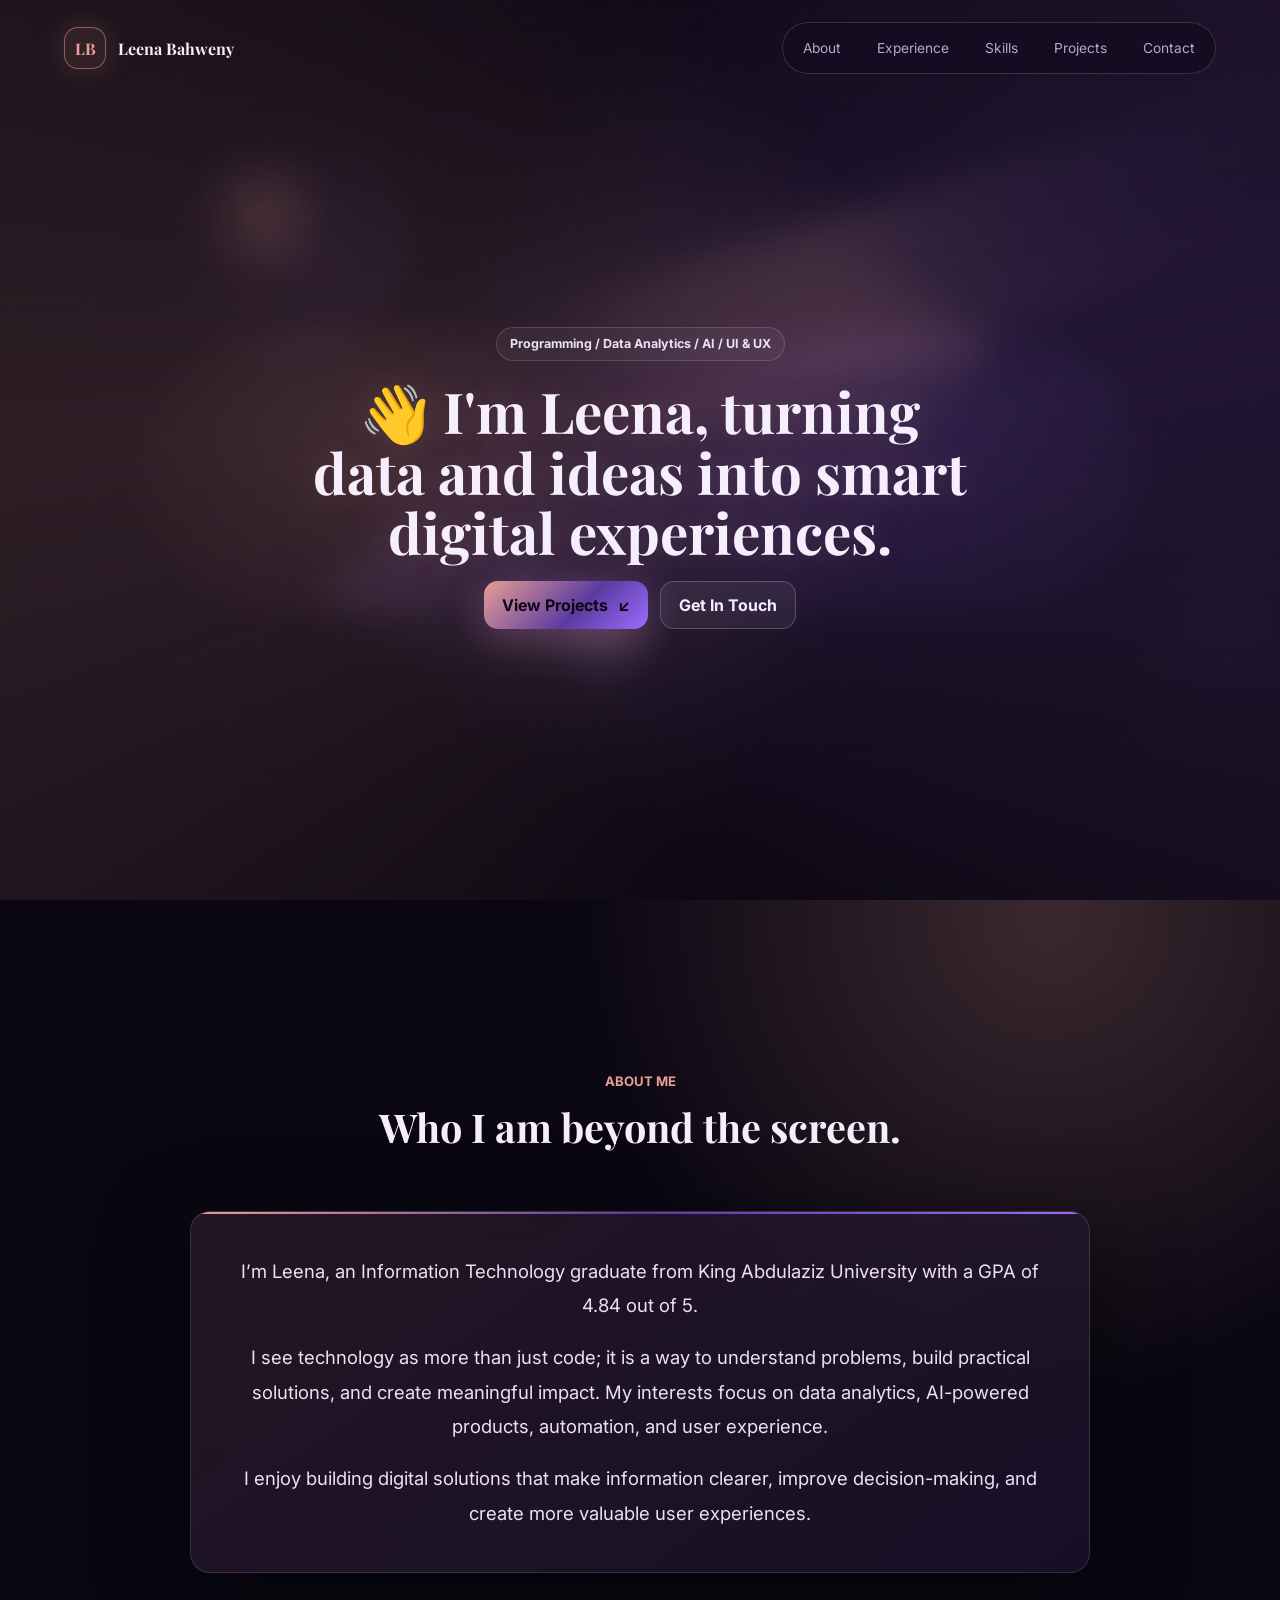
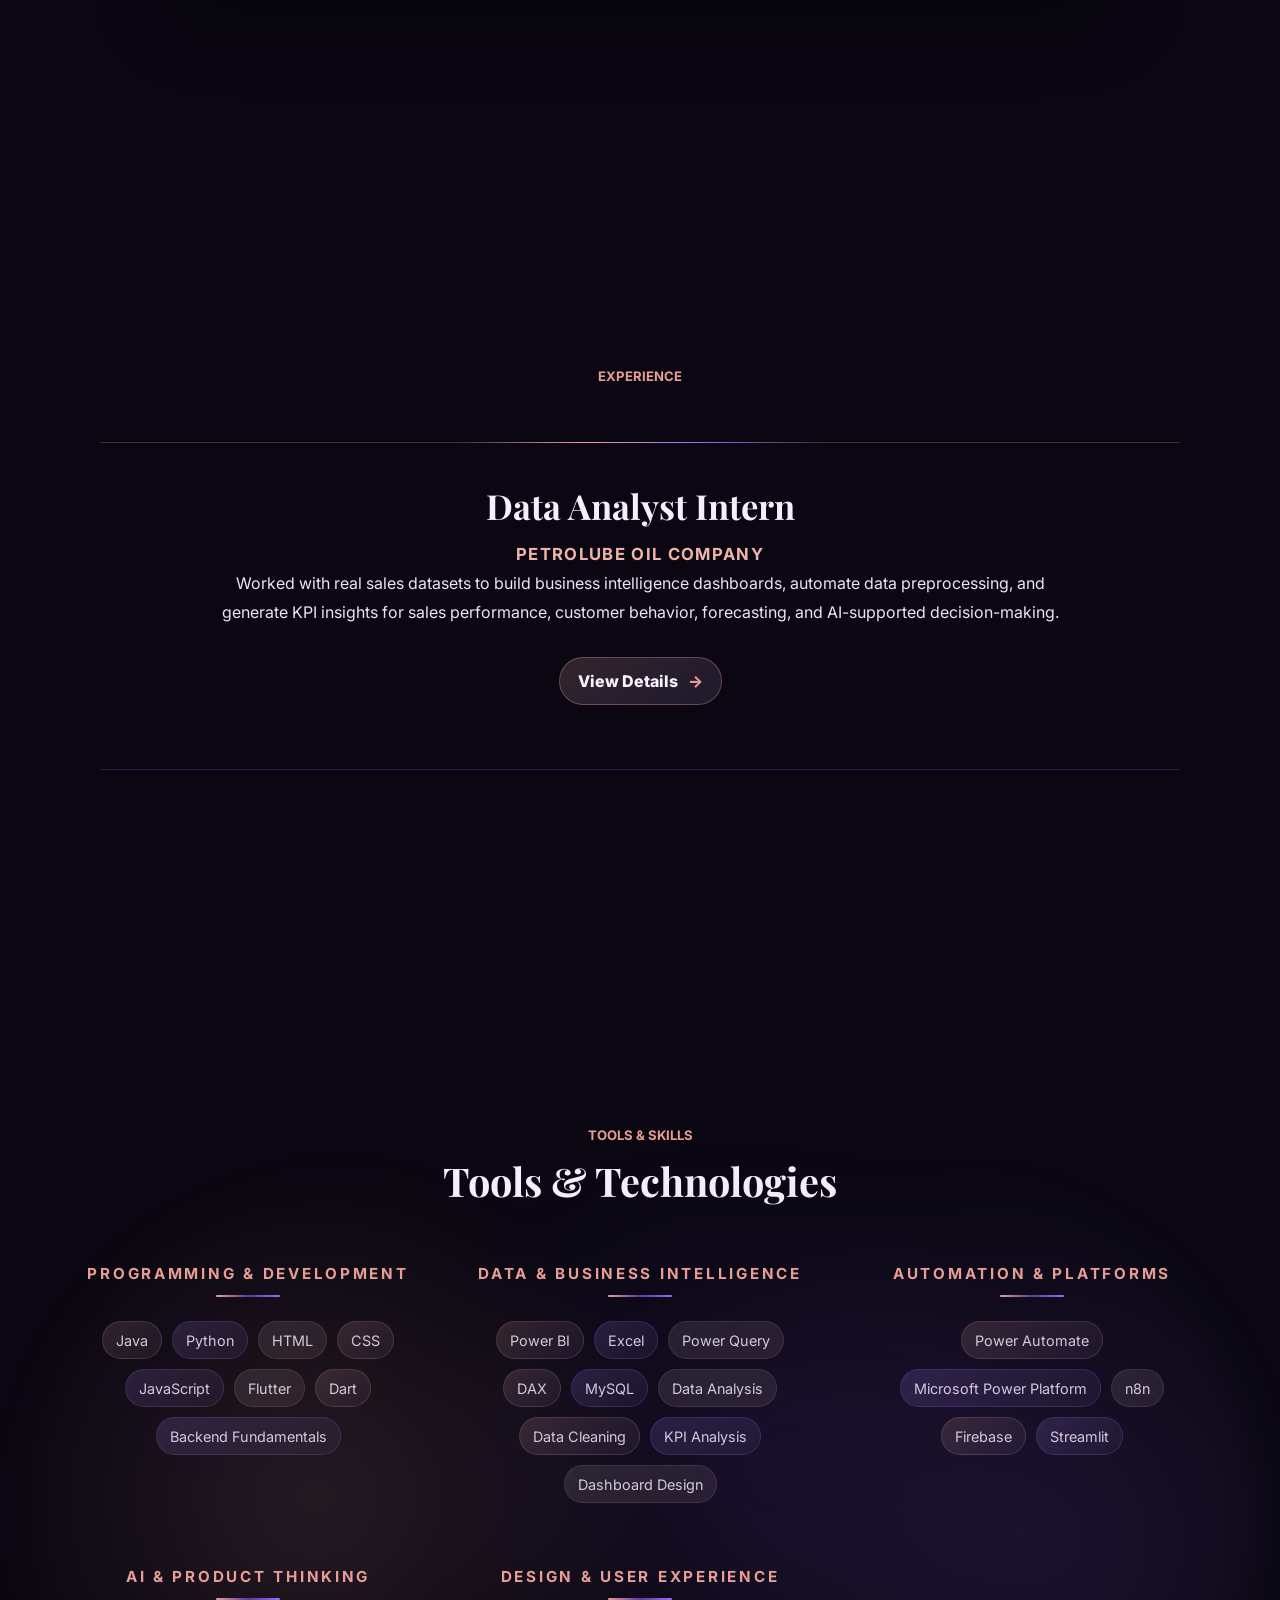
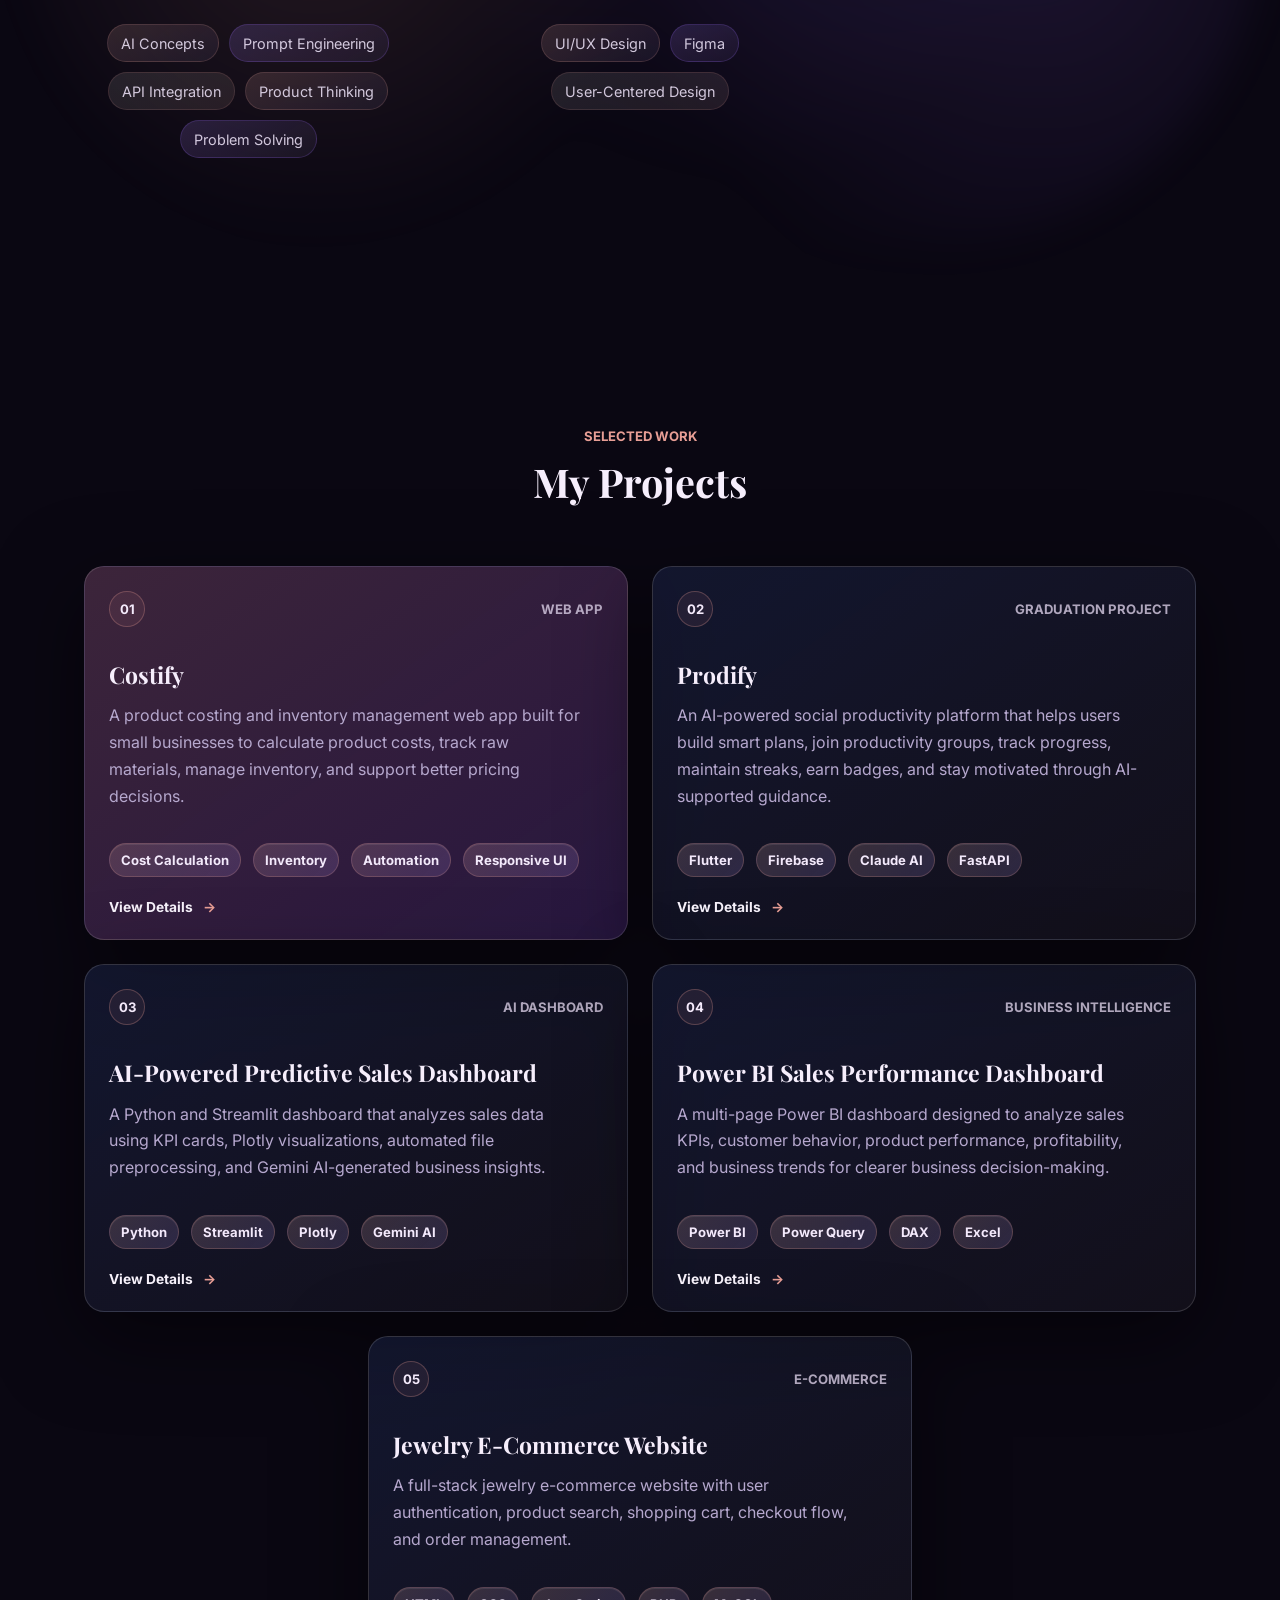
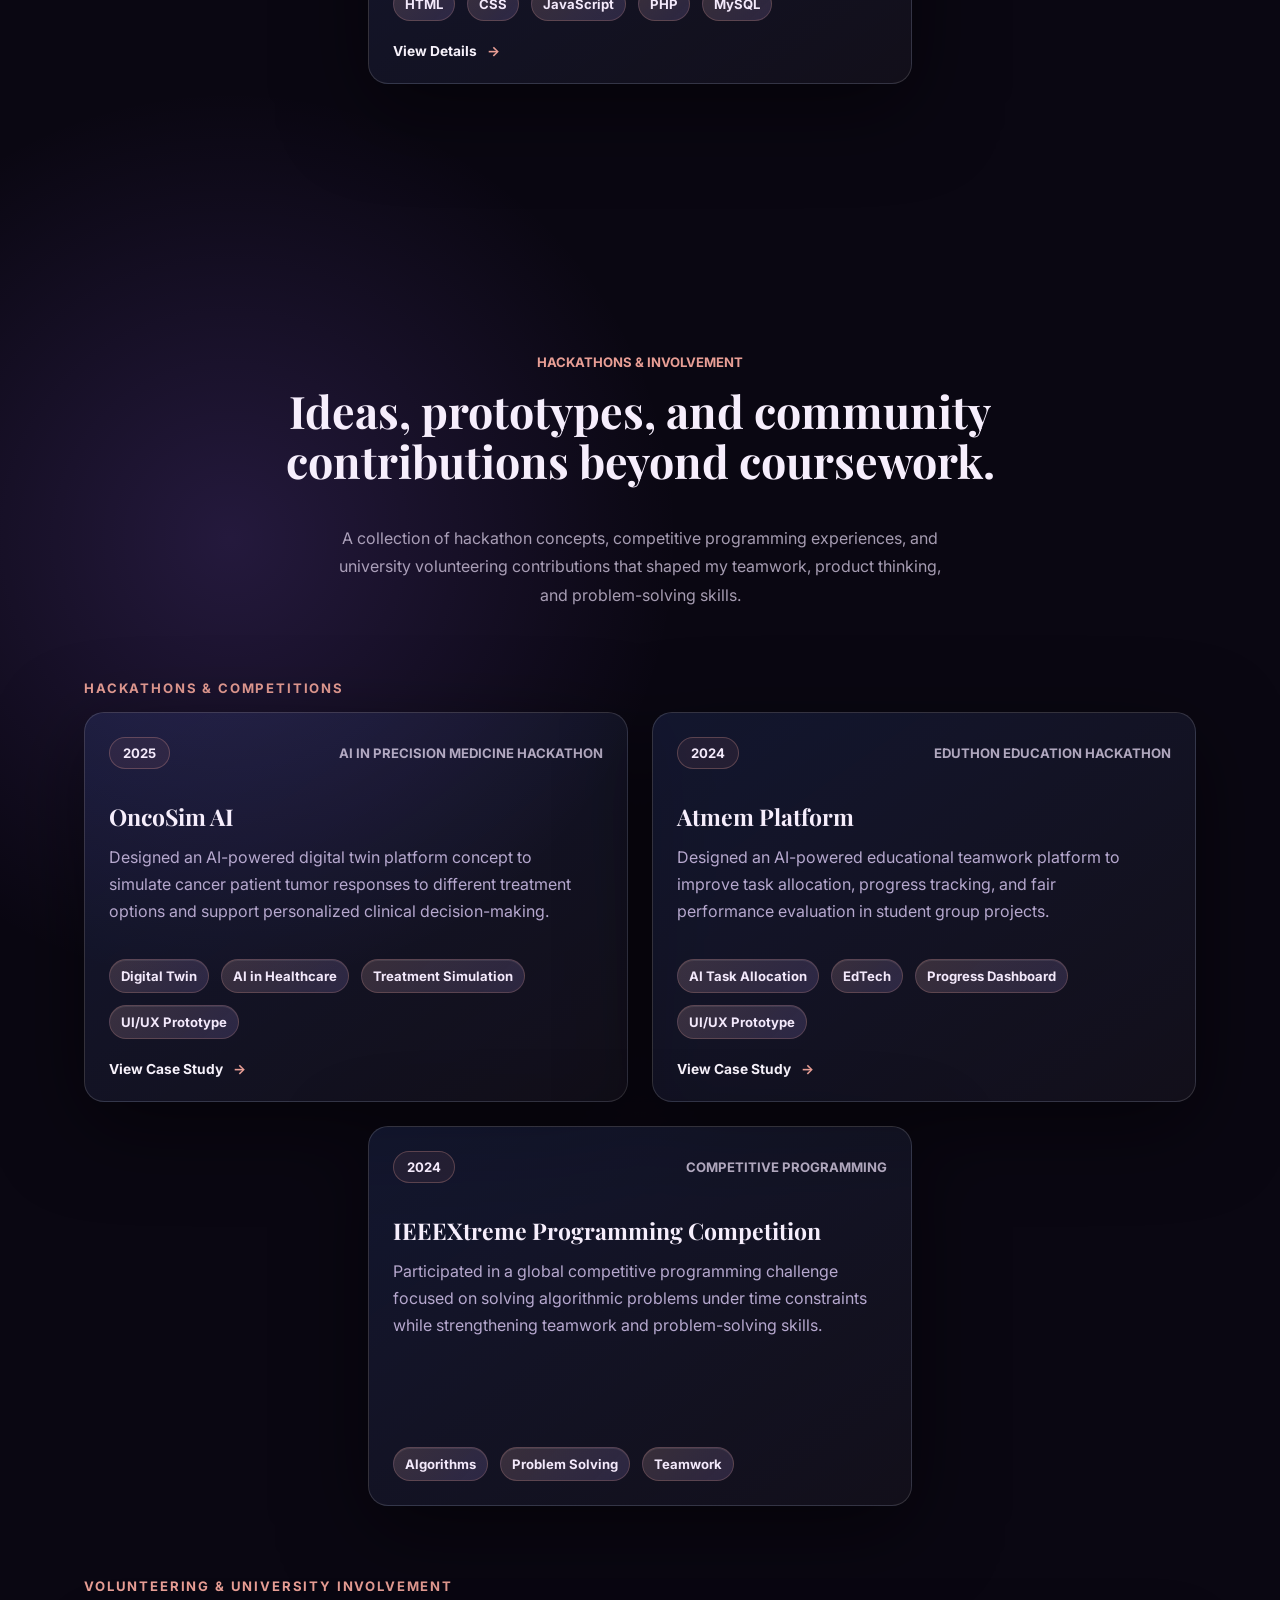
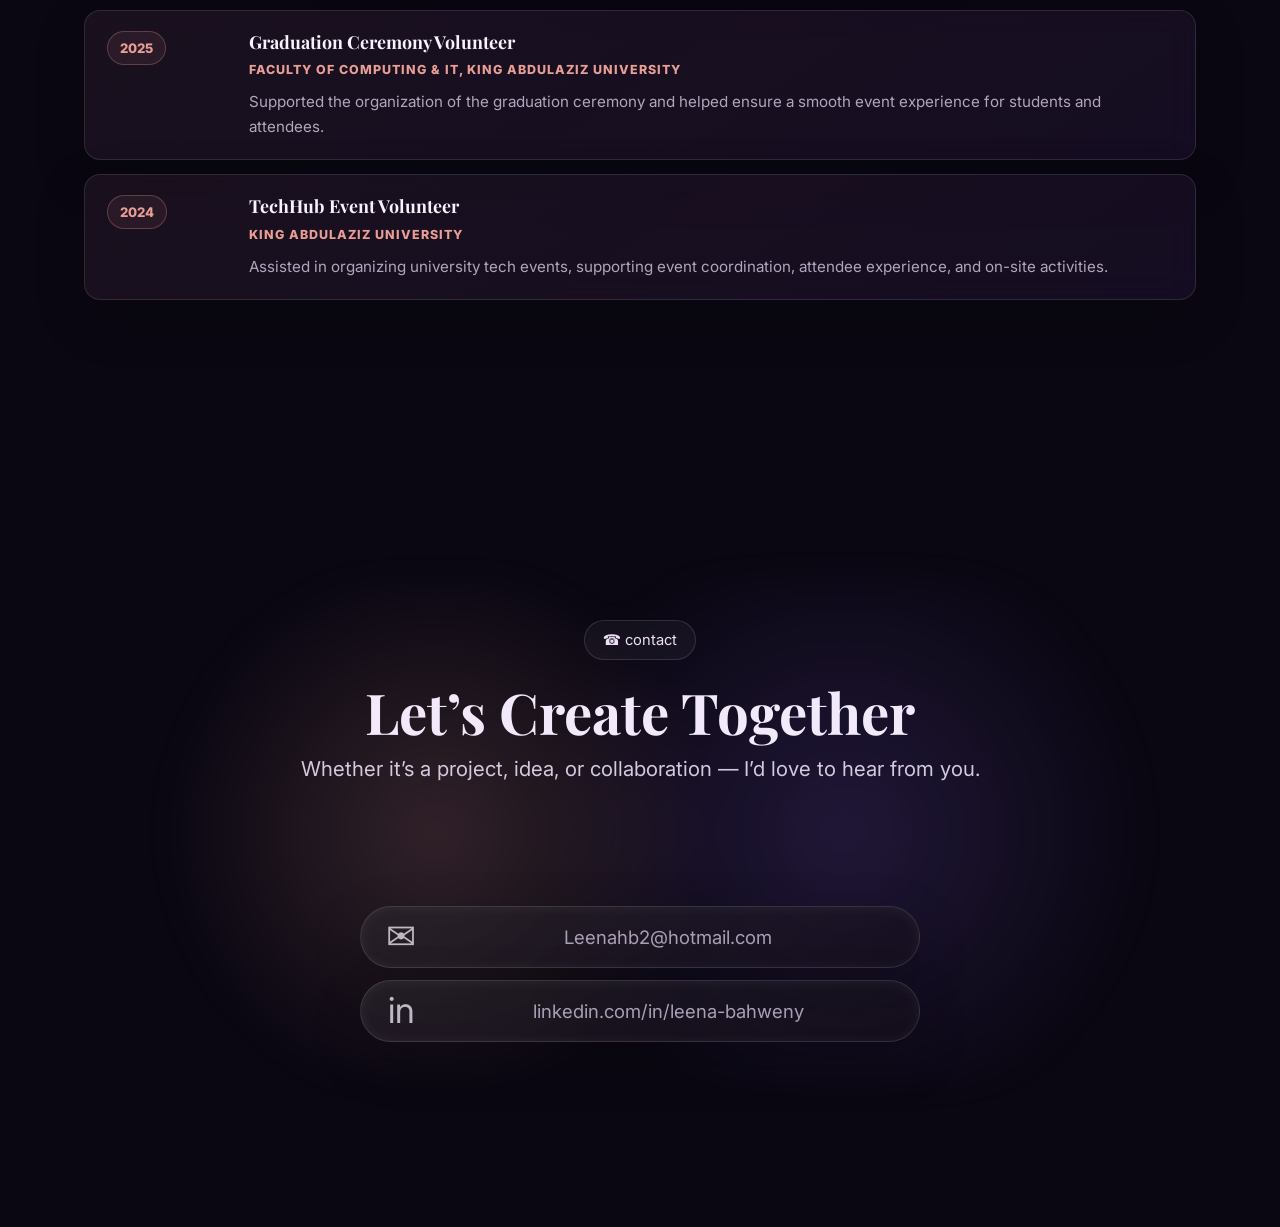
<file: index.html>
<!DOCTYPE html>
<html lang="en" dir="ltr">
  <head>
    <meta charset="UTF-8" />
    <meta name="viewport" content="width=device-width, initial-scale=1.0" />
    <title>Leena Bahweny | IT Portfolio</title>
    <meta
      name="description"
      content="Information Technology portfolio for data analytics, AI-powered products, dashboards, and UI/UX projects."
    />
    <link rel="preconnect" href="https://fonts.googleapis.com" />
    <link rel="preconnect" href="https://fonts.gstatic.com" crossorigin />
    <link
      href="https://fonts.googleapis.com/css2?family=Inter:wght@400;500;600;700;800&family=Playfair+Display:ital,wght@0,600;0,700;1,600&display=swap"
      rel="stylesheet"
    />
    <link rel="stylesheet" href="styles.css?v=layout-43" />
  </head>
  <body>
    <canvas id="neon-field" aria-hidden="true"></canvas>
    <div class="scanline" aria-hidden="true"></div>

    <header class="site-header">
      <a class="brand" href="#top" aria-label="Back to top">
        <span class="brand-mark">LB</span>
        <span>Leena Bahweny</span>
      </a>

      <nav class="nav-links" aria-label="Main navigation">
        <a href="#about">About</a>
        <a href="#experience">Experience</a>
        <a href="#skills">Skills</a>
        <a href="#projects">Projects</a>
        <a href="#contact">Contact</a>
      </nav>
    </header>

    <main id="top">
      <section class="hero-section hero-section--compact">
        <div class="hero-media" aria-hidden="true">
          <div class="gradient-sphere gradient-sphere--cyan"></div>
          <div class="gradient-sphere gradient-sphere--violet"></div>
          <div class="gradient-sphere gradient-sphere--glow"></div>
          <div class="light-sweep"></div>
          <div class="hero-vignette"></div>
        </div>

        <div class="hero-content reveal">
          <p class="hero-badge">Programming / Data Analytics / AI / UI & UX</p>
          <h1>
            👋 I'm Leena, turning data and ideas into smart digital experiences.
          </h1>

          <div class="hero-actions">
            <a class="primary-action" href="#projects">
              <span>View Projects</span>
              <span aria-hidden="true">↙</span>
            </a>
            <a class="ghost-action" href="#contact">Get In Touch</a>
          </div>
        </div>
      </section>

      <section class="section-shell about-section" id="about">
        <div class="section-heading reveal">
          <p class="eyebrow">About Me</p>
          <h2>Who I am beyond the screen.</h2>
        </div>

        <div class="about-panel reveal">
          <p>
            I’m Leena, an Information Technology graduate from King Abdulaziz University
            with a GPA of 4.84 out of 5.
          </p>
          <p>
            I see technology as more than just code; it is a way to understand problems,
            build practical solutions, and create meaningful impact. My interests focus
            on data analytics, AI-powered products, automation, and user experience.
          </p>
          <p>
            I enjoy building digital solutions that make information clearer, improve
            decision-making, and create more valuable user experiences.
          </p>
        </div>
      </section>

      <section class="section-shell" id="experience">
        <div class="section-heading reveal">
          <p class="eyebrow">Experience</p>
        </div>

        <div class="experience-board reveal">
          <div class="experience-head">
            <div>
              <h3 class="experience-role">Data Analyst Intern</h3>
              <p class="experience-company">Petrolube Oil Company</p>
              <p>
                Worked with real sales datasets to build business intelligence
                dashboards, automate data preprocessing, and generate KPI insights
                for sales performance, customer behavior, forecasting, and
                AI-supported decision-making.
              </p>
            </div>
          </div>
          <a class="experience-detail-link" href="experience.html">View Details</a>
        </div>
      </section>

      <section class="section-shell" id="skills">
        <div class="section-heading reveal">
          <p class="eyebrow">Tools & Skills</p>
          <h2>Tools & Technologies</h2>
        </div>

        <div class="skill-groups reveal">
          <article class="skill-group">
            <h3>Programming & Development</h3>
            <div class="skill-tags">
              <span>Java</span>
              <span>Python</span>
              <span>HTML</span>
              <span>CSS</span>
              <span>JavaScript</span>
              <span>Flutter</span>
              <span>Dart</span>
              <span>Backend Fundamentals</span>
            </div>
          </article>

          <article class="skill-group">
            <h3>Data & Business Intelligence</h3>
            <div class="skill-tags">
              <span>Power BI</span>
              <span>Excel</span>
              <span>Power Query</span>
              <span>DAX</span>
              <span>MySQL</span>
              <span>Data Analysis</span>
              <span>Data Cleaning</span>
              <span>KPI Analysis</span>
              <span>Dashboard Design</span>
            </div>
          </article>

          <article class="skill-group">
            <h3>Automation & Platforms</h3>
            <div class="skill-tags">
              <span>Power Automate</span>
              <span>Microsoft Power Platform</span>
              <span>n8n</span>
              <span>Firebase</span>
              <span>Streamlit</span>
            </div>
          </article>

          <article class="skill-group">
            <h3>AI & Product Thinking</h3>
            <div class="skill-tags">
              <span>AI Concepts</span>
              <span>Prompt Engineering</span>
              <span>API Integration</span>
              <span>Product Thinking</span>
              <span>Problem Solving</span>
            </div>
          </article>

          <article class="skill-group">
            <h3>Design & User Experience</h3>
            <div class="skill-tags">
              <span>UI/UX Design</span>
              <span>Figma</span>
              <span>User-Centered Design</span>
            </div>
          </article>
        </div>
      </section>

      <section class="section-shell" id="projects">
        <div class="section-heading reveal">
          <p class="eyebrow">Selected Work</p>
          <h2>My Projects</h2>
        </div>

        <div class="project-grid">
          <a class="project-card project-card--featured reveal tilt-card" href="project.html?id=costify">
            <div class="project-topline">
              <span>01</span>
              <span>Web App</span>
            </div>
            <div class="project-copy">
              <h3>Costify</h3>
              <p>
                A product costing and inventory management web app built for small
                businesses to calculate product costs, track raw materials, manage
                inventory, and support better pricing decisions.
              </p>
            </div>
            <div class="project-tags">
              <span>Cost Calculation</span>
              <span>Inventory</span>
              <span>Automation</span>
              <span>Responsive UI</span>
            </div>
            <span class="project-cta">View Details</span>
          </a>

          <a class="project-card reveal tilt-card" href="project.html?id=prodify">
            <div class="project-topline">
              <span>02</span>
              <span>Graduation Project</span>
            </div>
            <div class="project-copy">
              <h3>Prodify</h3>
              <p>
                An AI-powered social productivity platform that helps users build
                smart plans, join productivity groups, track progress, maintain
                streaks, earn badges, and stay motivated through AI-supported guidance.
              </p>
            </div>
            <div class="project-tags">
              <span>Flutter</span>
              <span>Firebase</span>
              <span>Claude AI</span>
              <span>FastAPI</span>
            </div>
            <span class="project-cta">View Details</span>
          </a>

          <a class="project-card reveal tilt-card" href="project.html?id=sales-prediction">
            <div class="project-topline">
              <span>03</span>
              <span>AI Dashboard</span>
            </div>
            <div class="project-copy">
              <h3>AI-Powered Predictive Sales Dashboard</h3>
              <p>
                A Python and Streamlit dashboard that analyzes sales data using KPI
                cards, Plotly visualizations, automated file preprocessing, and Gemini
                AI-generated business insights.
              </p>
            </div>
            <div class="project-tags">
              <span>Python</span>
              <span>Streamlit</span>
              <span>Plotly</span>
              <span>Gemini AI</span>
            </div>
            <span class="project-cta">View Details</span>
          </a>

          <a class="project-card reveal tilt-card" href="project.html?id=sales-analytics">
            <div class="project-topline">
              <span>04</span>
              <span>Business Intelligence</span>
            </div>
            <div class="project-copy">
              <h3>Power BI Sales Performance Dashboard</h3>
              <p>
                A multi-page Power BI dashboard designed to analyze sales KPIs,
                customer behavior, product performance, profitability, and business
                trends for clearer business decision-making.
              </p>
            </div>
            <div class="project-tags">
              <span>Power BI</span>
              <span>Power Query</span>
              <span>DAX</span>
              <span>Excel</span>
            </div>
            <span class="project-cta">View Details</span>
          </a>

          <a class="project-card reveal tilt-card" href="project.html?id=jewelry-ecommerce">
            <div class="project-topline">
              <span>05</span>
              <span>E-Commerce</span>
            </div>
            <div class="project-copy">
              <h3>Jewelry E-Commerce Website</h3>
              <p>
                A full-stack jewelry e-commerce website with user authentication,
                product search, shopping cart, checkout flow, and order management.
              </p>
            </div>
            <div class="project-tags">
              <span>HTML</span>
              <span>CSS</span>
              <span>JavaScript</span>
              <span>PHP</span>
              <span>MySQL</span>
            </div>
            <span class="project-cta">View Details</span>
          </a>
        </div>
      </section>

      <section class="section-shell" id="hackathons">
        <div class="section-heading reveal">
          <p class="eyebrow">Hackathons & Involvement</p>
          <h2>Ideas, prototypes, and community contributions beyond coursework.</h2>
          <p>
            A collection of hackathon concepts, competitive programming experiences,
            and university volunteering contributions that shaped my teamwork,
            product thinking, and problem-solving skills.
          </p>
        </div>

        <div class="involvement-block">
          <p class="project-section-label">Hackathons & Competitions</p>
          <div class="project-grid hackathon-grid">
            <a class="project-card hackathon-card reveal tilt-card" href="hackathon.html?id=oncosim">
              <div class="project-topline">
                <span>2025</span>
                <span>AI in Precision Medicine Hackathon</span>
              </div>
              <div class="project-copy">
                <h3>OncoSim AI</h3>
                <p>
                  Designed an AI-powered digital twin platform concept to simulate
                  cancer patient tumor responses to different treatment options and
                  support personalized clinical decision-making.
                </p>
              </div>
              <div class="project-tags">
                <span>Digital Twin</span>
                <span>AI in Healthcare</span>
                <span>Treatment Simulation</span>
                <span>UI/UX Prototype</span>
              </div>
              <span class="project-cta">View Case Study</span>
            </a>

            <a class="project-card hackathon-card reveal tilt-card" href="hackathon.html?id=eduthon">
              <div class="project-topline">
                <span>2024</span>
                <span>Eduthon Education Hackathon</span>
              </div>
              <div class="project-copy">
                <h3>Atmem Platform</h3>
                <p>
                  Designed an AI-powered educational teamwork platform to improve
                  task allocation, progress tracking, and fair performance
                  evaluation in student group projects.
                </p>
              </div>
              <div class="project-tags">
                <span>AI Task Allocation</span>
                <span>EdTech</span>
                <span>Progress Dashboard</span>
                <span>UI/UX Prototype</span>
              </div>
              <span class="project-cta">View Case Study</span>
            </a>

            <article class="project-card hackathon-card reveal tilt-card">
              <div class="project-topline">
                <span>2024</span>
                <span>Competitive Programming</span>
              </div>
              <div class="project-copy">
                <h3>IEEEXtreme Programming Competition</h3>
                <p>
                  Participated in a global competitive programming challenge focused
                  on solving algorithmic problems under time constraints while
                  strengthening teamwork and problem-solving skills.
                </p>
              </div>
              <div class="project-tags">
                <span>Algorithms</span>
                <span>Problem Solving</span>
                <span>Teamwork</span>
              </div>
            </article>
          </div>
        </div>

        <div class="involvement-block">
          <p class="project-section-label">Volunteering & University Involvement</p>
          <div class="volunteer-timeline">
            <article class="volunteer-item reveal">
              <span>2025</span>
              <div>
                <h3>Graduation Ceremony Volunteer</h3>
                <p class="volunteer-place">Faculty of Computing & IT, King Abdulaziz University</p>
                <p>
                  Supported the organization of the graduation ceremony and helped
                  ensure a smooth event experience for students and attendees.
                </p>
              </div>
            </article>

            <article class="volunteer-item reveal">
              <span>2024</span>
              <div>
                <h3>TechHub Event Volunteer</h3>
                <p class="volunteer-place">King Abdulaziz University</p>
                <p>
                  Assisted in organizing university tech events, supporting event
                  coordination, attendee experience, and on-site activities.
                </p>
              </div>
            </article>
          </div>
        </div>
      </section>

      <section class="contact-band reveal" id="contact">
        <div class="contact-intro">
          <p class="contact-badge">☎ contact</p>
          <h2>Let’s Create Together</h2>
          <p>Whether it’s a project, idea, or collaboration — I’d love to hear from you.</p>
        </div>
        <div class="contact-links">
          <a class="contact-link" href="mailto:Leenahb2@hotmail.com">
            <span class="contact-icon">✉</span>
            <span>Leenahb2@hotmail.com</span>
          </a>
          <a
            class="contact-link"
            href="https://www.linkedin.com/in/leena-bahweny-3a89bb270?utm_source=share_via&utm_content=profile&utm_medium=member_ios"
            target="_blank"
            rel="noreferrer"
          >
            <span class="contact-icon">in</span>
            <span>linkedin.com/in/leena-bahweny</span>
          </a>
        </div>
      </section>
    </main>

    <script src="script.js?v=perf-5"></script>
  </body>
</html>
</file>
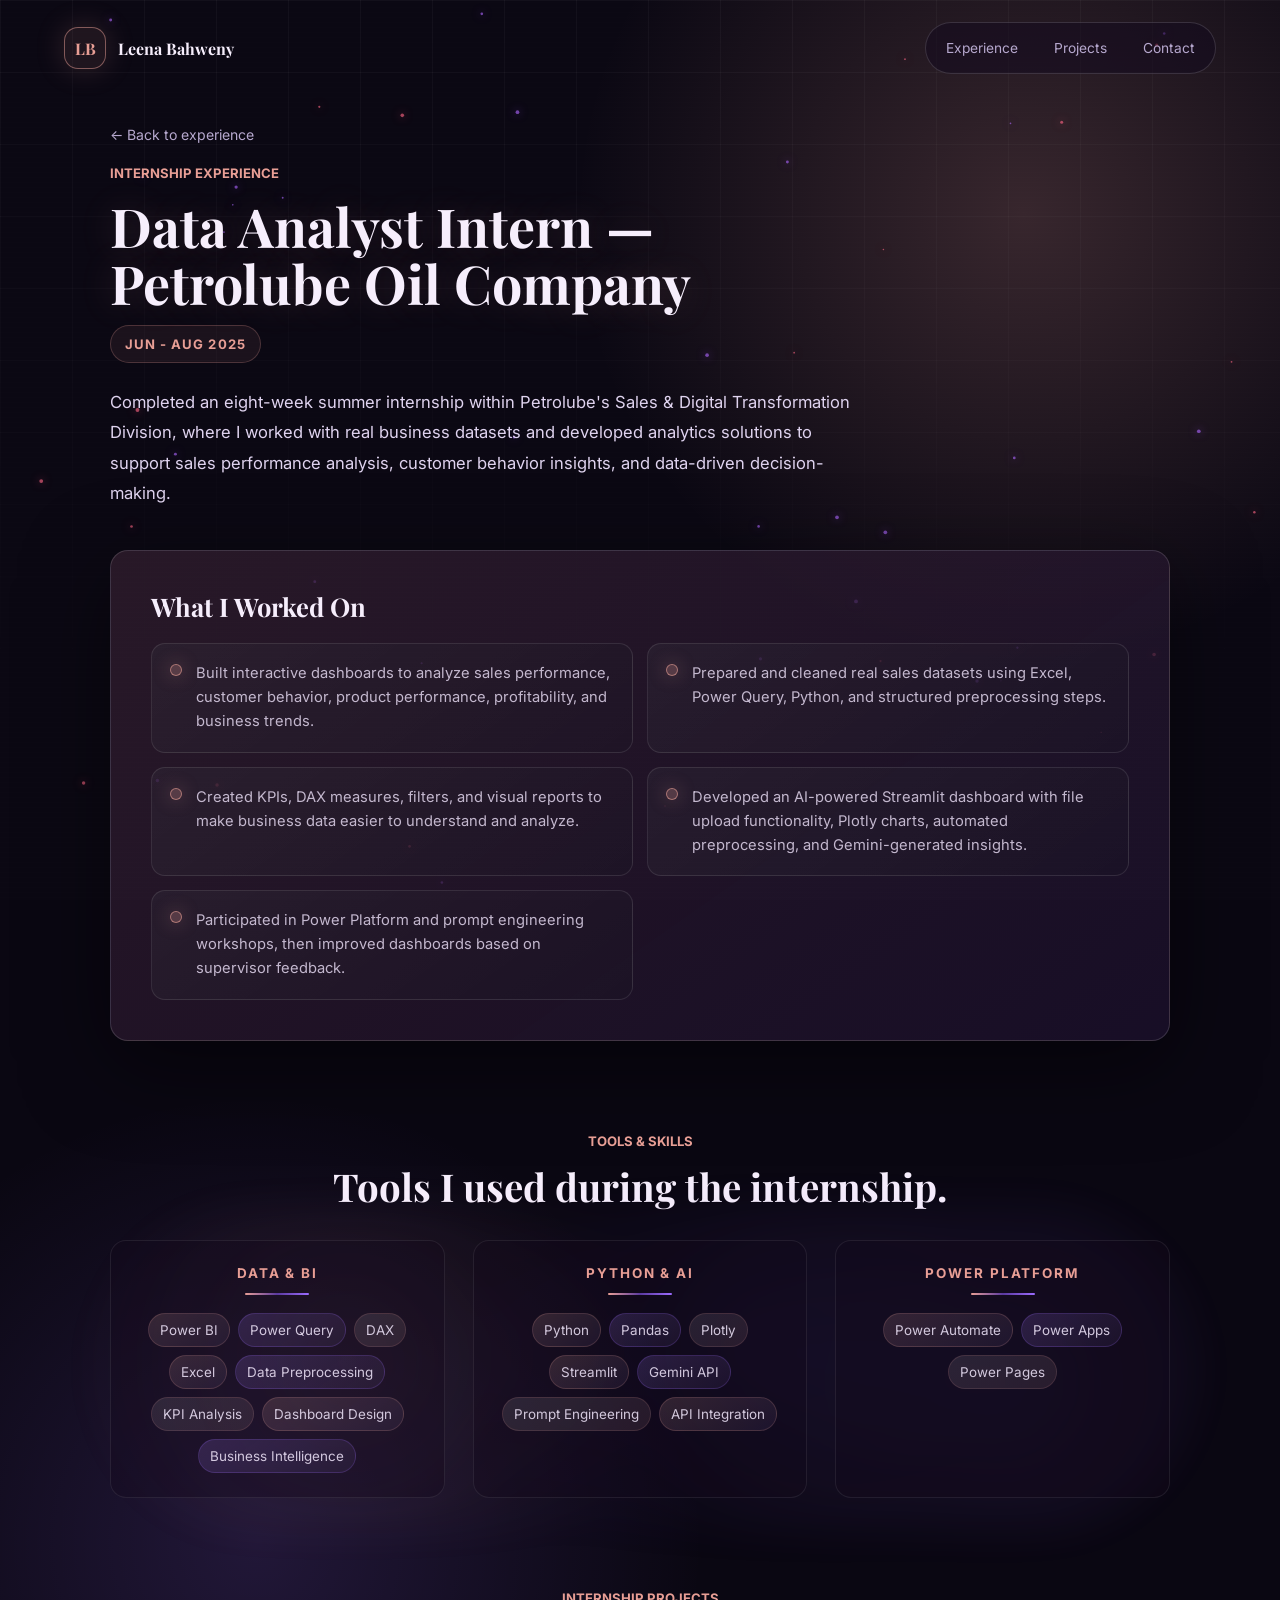
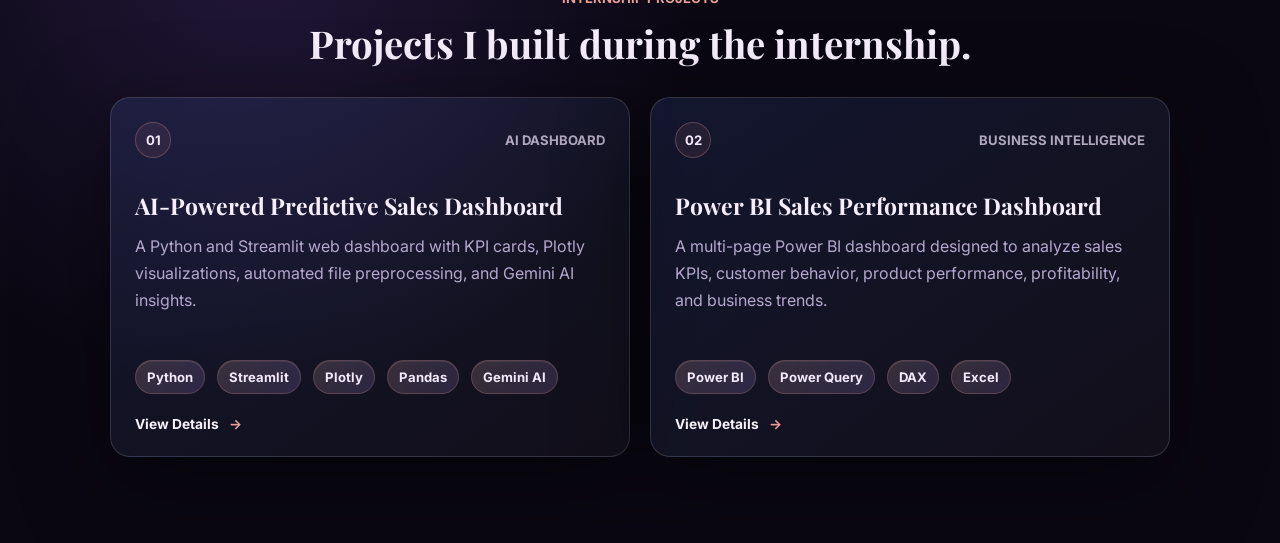
<file: experience.html>
<!DOCTYPE html>
<html lang="en" dir="ltr">
  <head>
    <meta charset="UTF-8" />
    <meta name="viewport" content="width=device-width, initial-scale=1.0" />
    <title>Internship Details | Leena Bahweny</title>
    <meta
      name="description"
      content="Detailed internship experience for Leena Bahweny's data analytics work at Petrolube Oil Company."
    />
    <link rel="preconnect" href="https://fonts.googleapis.com" />
    <link rel="preconnect" href="https://fonts.gstatic.com" crossorigin />
    <link
      href="https://fonts.googleapis.com/css2?family=Inter:wght@400;500;600;700;800&family=Playfair+Display:ital,wght@0,600;0,700;1,600&display=swap"
      rel="stylesheet"
    />
    <link rel="stylesheet" href="styles.css?v=layout-43" />
  </head>
  <body class="detail-page">
    <canvas id="neon-field" aria-hidden="true"></canvas>
    <div class="scanline" aria-hidden="true"></div>

    <header class="site-header">
      <a class="brand" href="index.html" aria-label="Back to home">
        <span class="brand-mark">LB</span>
        <span>Leena Bahweny</span>
      </a>

      <nav class="nav-links" aria-label="Experience navigation">
        <a href="index.html#experience">Experience</a>
        <a href="index.html#projects">Projects</a>
        <a href="index.html#contact">Contact</a>
      </nav>
    </header>

    <main class="experience-detail-shell">
      <section class="experience-detail-page reveal">
        <div class="detail-nav">
          <a class="back-link" href="index.html#experience">← Back to experience</a>
        </div>

        <p class="eyebrow">Internship Experience</p>
        <h1>Data Analyst Intern — Petrolube Oil Company</h1>
        <p class="experience-detail-date">Jun - Aug 2025</p>
        <p class="experience-detail-intro">
          Completed an eight-week summer internship within Petrolube's Sales &
          Digital Transformation Division, where I worked with real business
          datasets and developed analytics solutions to support sales performance
          analysis, customer behavior insights, and data-driven decision-making.
        </p>

        <div class="experience-detail-grid experience-detail-grid--single">
          <article class="experience-detail-card">
            <h2>What I Worked On</h2>
            <ul class="experience-list">
              <li>Built interactive dashboards to analyze sales performance, customer behavior, product performance, profitability, and business trends.</li>
              <li>Prepared and cleaned real sales datasets using Excel, Power Query, Python, and structured preprocessing steps.</li>
              <li>Created KPIs, DAX measures, filters, and visual reports to make business data easier to understand and analyze.</li>
              <li>Developed an AI-powered Streamlit dashboard with file upload functionality, Plotly charts, automated preprocessing, and Gemini-generated insights.</li>
              <li>Participated in Power Platform and prompt engineering workshops, then improved dashboards based on supervisor feedback.</li>
            </ul>
          </article>
        </div>

        <div class="section-heading experience-detail-heading">
          <p class="eyebrow">Tools & Skills</p>
          <h2>Tools I used during the internship.</h2>
        </div>

        <div class="skill-groups experience-skill-groups reveal">
          <article class="skill-group">
            <h3>Data & BI</h3>
            <div class="skill-tags">
              <span>Power BI</span>
              <span>Power Query</span>
              <span>DAX</span>
              <span>Excel</span>
              <span>Data Preprocessing</span>
              <span>KPI Analysis</span>
              <span>Dashboard Design</span>
              <span>Business Intelligence</span>
            </div>
          </article>

          <article class="skill-group">
            <h3>Python & AI</h3>
            <div class="skill-tags">
              <span>Python</span>
              <span>Pandas</span>
              <span>Plotly</span>
              <span>Streamlit</span>
              <span>Gemini API</span>
              <span>Prompt Engineering</span>
              <span>API Integration</span>
            </div>
          </article>

          <article class="skill-group">
            <h3>Power Platform</h3>
            <div class="skill-tags">
              <span>Power Automate</span>
              <span>Power Apps</span>
              <span>Power Pages</span>
            </div>
          </article>
        </div>

        <div class="section-heading experience-detail-heading">
          <p class="eyebrow">Internship Projects</p>
          <h2>Projects I built during the internship.</h2>
        </div>

        <div class="experience-projects experience-detail-projects">
          <a class="project-card reveal tilt-card" href="project.html?id=sales-prediction">
            <div class="project-topline">
              <span>01</span>
              <span>AI Dashboard</span>
            </div>
            <div class="project-copy">
              <h3>AI-Powered Predictive Sales Dashboard</h3>
              <p>
                A Python and Streamlit web dashboard with KPI cards, Plotly
                visualizations, automated file preprocessing, and Gemini AI insights.
              </p>
            </div>
            <div class="project-tags">
              <span>Python</span>
              <span>Streamlit</span>
              <span>Plotly</span>
              <span>Pandas</span>
              <span>Gemini AI</span>
            </div>
            <span class="project-cta">View Details</span>
          </a>

          <a class="project-card reveal tilt-card" href="project.html?id=sales-analytics">
            <div class="project-topline">
              <span>02</span>
              <span>Business Intelligence</span>
            </div>
            <div class="project-copy">
              <h3>Power BI Sales Performance Dashboard</h3>
              <p>
                A multi-page Power BI dashboard designed to analyze sales KPIs,
                customer behavior, product performance, profitability, and business trends.
              </p>
            </div>
            <div class="project-tags">
              <span>Power BI</span>
              <span>Power Query</span>
              <span>DAX</span>
              <span>Excel</span>
            </div>
            <span class="project-cta">View Details</span>
          </a>
        </div>
      </section>
    </main>

    <script src="script.js?v=perf-5"></script>
  </body>
</html>
</file>
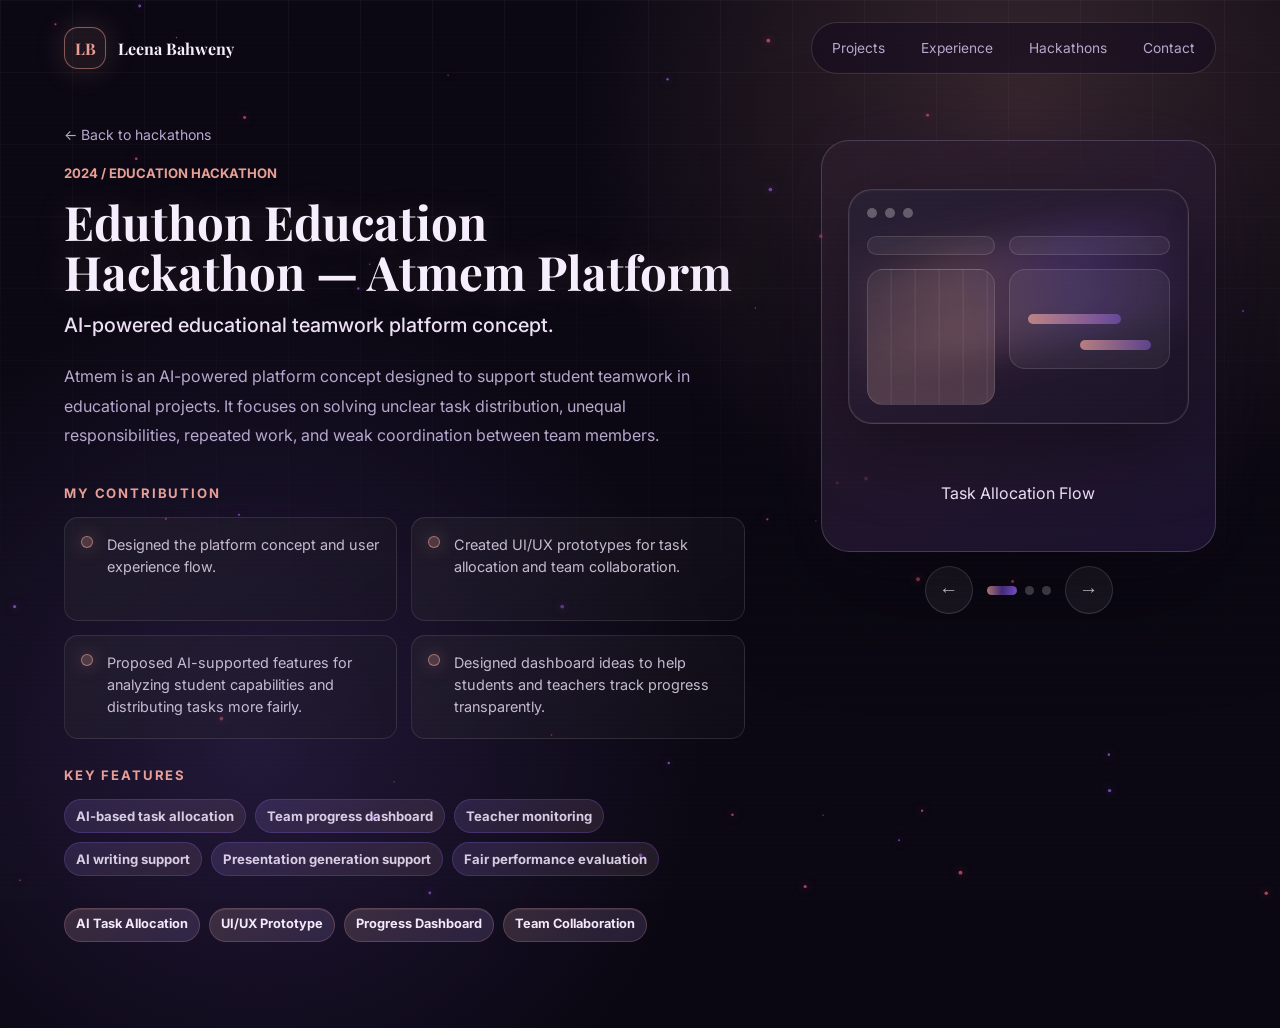
<file: hackathon.html>
<!DOCTYPE html>
<html lang="en" dir="ltr">
  <head>
    <meta charset="UTF-8" />
    <meta name="viewport" content="width=device-width, initial-scale=1.0" />
    <title>Hackathon Details | Leena Bahweny</title>
    <meta
      name="description"
      content="Hackathon case study details from Leena Bahweny's portfolio."
    />
    <link rel="preconnect" href="https://fonts.googleapis.com" />
    <link rel="preconnect" href="https://fonts.gstatic.com" crossorigin />
    <link
      href="https://fonts.googleapis.com/css2?family=Inter:wght@400;500;600;700;800&family=Playfair+Display:ital,wght@0,600;0,700;1,600&display=swap"
      rel="stylesheet"
    />
    <link rel="stylesheet" href="styles.css?v=layout-43" />
  </head>
  <body class="detail-page">
    <canvas id="neon-field" aria-hidden="true"></canvas>
    <div class="scanline" aria-hidden="true"></div>

    <header class="site-header">
      <a class="brand" href="index.html" aria-label="Back to home">
        <span class="brand-mark">LB</span>
        <span>Leena Bahweny</span>
      </a>

      <nav class="nav-links" aria-label="Hackathon navigation">
        <a href="index.html#projects">Projects</a>
        <a href="index.html#experience">Experience</a>
        <a href="index.html#hackathons">Hackathons</a>
        <a href="index.html#contact">Contact</a>
      </nav>
    </header>

    <main class="project-detail-shell">
      <section class="project-detail-layout reveal">
        <article class="project-detail-copy">
          <div class="detail-nav">
            <a class="back-link" href="index.html#hackathons">← Back to hackathons</a>
          </div>
          <p class="eyebrow" id="hackathon-category">Hackathon</p>
          <h1 id="hackathon-title">Hackathon Name</h1>
          <h2 class="project-detail-subtitle" id="hackathon-subtitle">Hackathon subtitle</h2>
          <p class="project-detail-description" id="hackathon-description"></p>

          <p class="project-section-label">My Contribution</p>
          <div class="detail-list" id="hackathon-contributions"></div>

          <div class="project-feature-block">
            <p class="project-section-label">Key Features</p>
            <div class="project-features" id="hackathon-features"></div>
          </div>

          <div class="project-detail-footer">
            <div class="project-tags detail-tags" id="hackathon-tags"></div>
          </div>
        </article>

        <aside class="project-gallery" aria-label="Hackathon concept media carousel">
          <div class="gallery-frame">
            <div class="gallery-track" id="gallery-track"></div>
          </div>

          <div class="gallery-controls">
            <button class="gallery-button" type="button" data-gallery-prev aria-label="Previous media">
              ←
            </button>
            <div class="gallery-dots" id="gallery-dots" aria-label="Media position"></div>
            <button class="gallery-button" type="button" data-gallery-next aria-label="Next media">
              →
            </button>
          </div>
        </aside>
      </section>
    </main>

    <script src="hackathon-data.js?v=content-1"></script>
    <script src="script.js?v=perf-5"></script>
    <script src="hackathon.js?v=details-1"></script>
  </body>
</html>
</file>
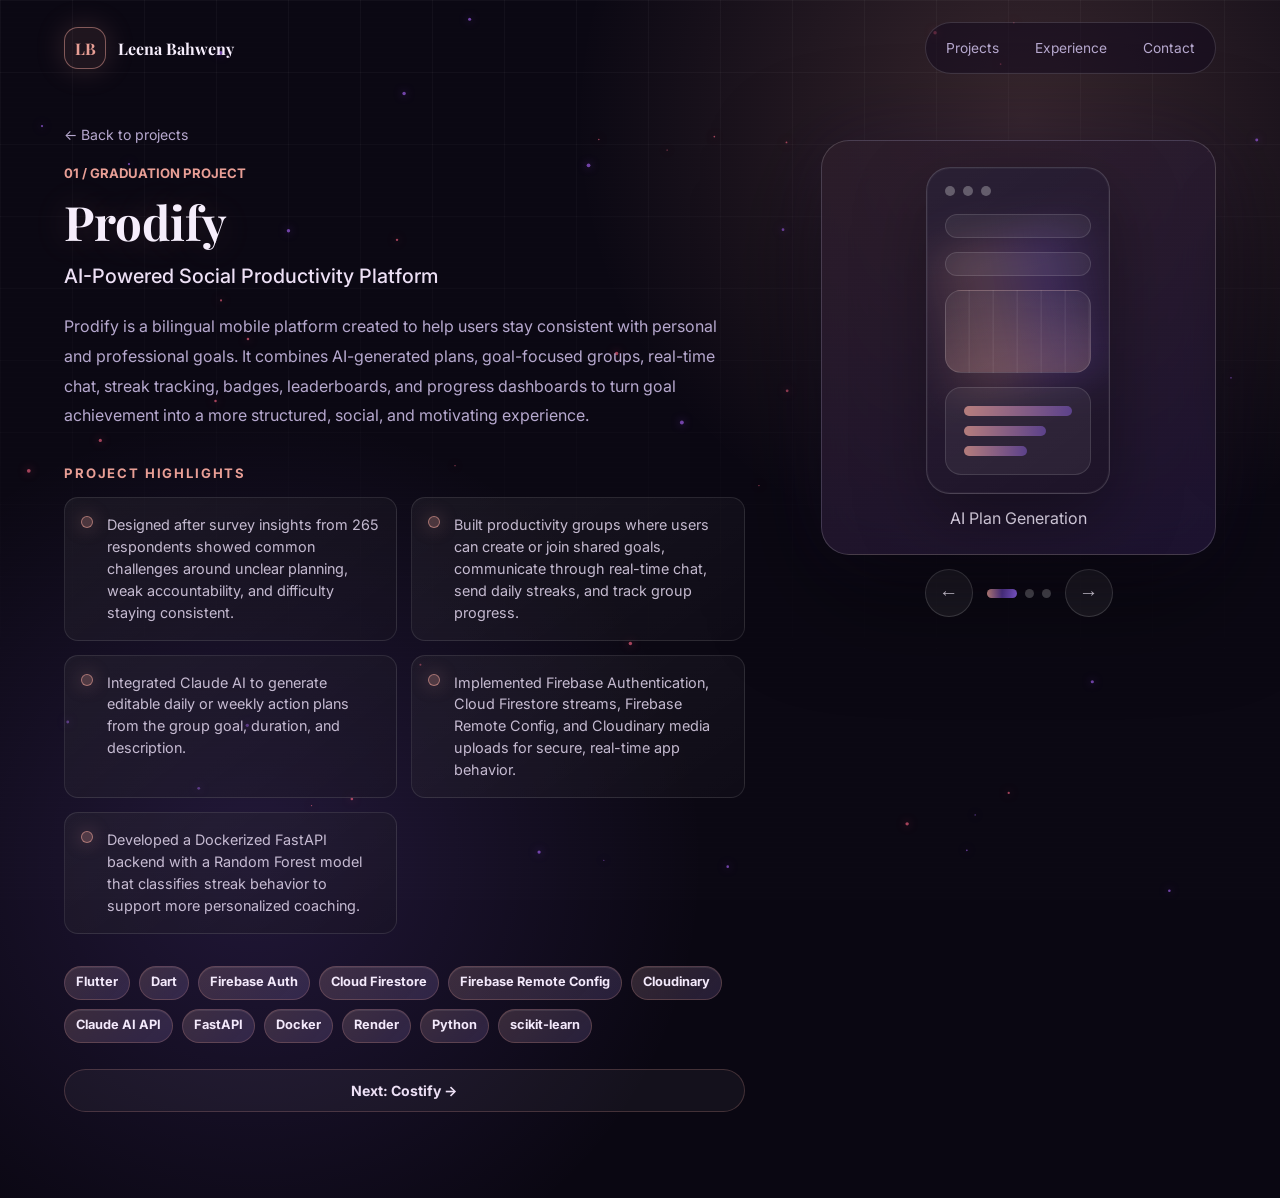
<file: project.html>
<!DOCTYPE html>
<html lang="en" dir="ltr">
  <head>
    <meta charset="UTF-8" />
    <meta name="viewport" content="width=device-width, initial-scale=1.0" />
    <title>Project Details | Leena Bahweny</title>
    <meta
      name="description"
      content="Detailed project case study for Leena Bahweny's portfolio."
    />
    <link rel="preconnect" href="https://fonts.googleapis.com" />
    <link rel="preconnect" href="https://fonts.gstatic.com" crossorigin />
    <link
      href="https://fonts.googleapis.com/css2?family=Inter:wght@400;500;600;700;800&family=Playfair+Display:ital,wght@0,600;0,700;1,600&display=swap"
      rel="stylesheet"
    />
    <link rel="stylesheet" href="styles.css?v=layout-43" />
  </head>
  <body class="detail-page">
    <canvas id="neon-field" aria-hidden="true"></canvas>
    <div class="scanline" aria-hidden="true"></div>

    <header class="site-header">
      <a class="brand" href="index.html" aria-label="Back to home">
        <span class="brand-mark">LB</span>
        <span>Leena Bahweny</span>
      </a>

      <nav class="nav-links" aria-label="Project navigation">
        <a href="index.html#projects">Projects</a>
        <a href="index.html#experience">Experience</a>
        <a href="index.html#contact">Contact</a>
      </nav>
    </header>

    <main class="project-detail-shell">
      <section class="project-detail-layout reveal">
        <article class="project-detail-copy">
          <div class="detail-nav">
            <a class="back-link" href="index.html#projects">← Back to projects</a>
          </div>
          <p class="eyebrow" id="project-category">Project</p>
          <h1 id="project-title">Project Name</h1>
          <h2 class="project-detail-subtitle" id="project-subtitle">Project subtitle</h2>
          <p class="project-detail-description" id="project-description"></p>

          <p class="project-section-label">Project Highlights</p>
          <div class="detail-list" id="project-details"></div>

          <div class="project-feature-block" id="project-feature-block" hidden>
            <p class="project-section-label">Key Features</p>
            <div class="project-features" id="project-features"></div>
          </div>

          <div class="project-detail-footer">
            <div class="project-tags detail-tags" id="project-tags"></div>
            <a class="next-project-card" id="next-project-link" href="#">Next project →</a>
          </div>
        </article>

        <aside class="project-gallery" aria-label="Project media carousel">
          <div class="gallery-frame">
            <div class="gallery-track" id="gallery-track"></div>
          </div>

          <div class="gallery-controls">
            <button class="gallery-button" type="button" data-gallery-prev aria-label="Previous media">
              ←
            </button>
            <div class="gallery-dots" id="gallery-dots" aria-label="Media position"></div>
            <button class="gallery-button" type="button" data-gallery-next aria-label="Next media">
              →
            </button>
          </div>

          <a class="next-project-card next-project-card--mobile" id="next-project-link-mobile" href="#">
            Next project →
          </a>
        </aside>
      </section>
    </main>

    <script src="project-data.js?v=content-2"></script>
    <script src="script.js?v=perf-5"></script>
    <script src="project.js?v=mobile-next-1"></script>
  </body>
</html>
</file>
<file: styles.css>
:root {
  --bg: #0a0712;
  --ink: #f6eefc;
  --muted: #b6a8ce;
  --line: rgba(255, 255, 255, 0.14);
  --rose: #e89e95;
  --indigo: #5b3aa0;
  --violet: #9b6bff;
  --violet-soft: #d2b9ff;
  --panel: rgba(22, 12, 34, 0.76);
  --panel-strong: rgba(28, 14, 42, 0.92);
  --font-display: "Playfair Display", Georgia, serif;
  --radius: 20px;
  --radius-sm: 14px;
  --shadow: 0 24px 84px rgba(0, 0, 0, 0.5);
}

* {
  box-sizing: border-box;
}

html {
  scroll-behavior: smooth;
  scroll-padding-top: 84px;
  overflow-x: clip;
}

body {
  min-height: 100vh;
  margin: 0;
  overflow-x: hidden;
  background:
    radial-gradient(circle at 82% 12%, rgba(232, 158, 149, 0.22), transparent 30rem),
    radial-gradient(circle at 18% 70%, rgba(155, 107, 255, 0.18), transparent 28rem),
    radial-gradient(circle at 58% 110%, rgba(91, 58, 160, 0.14), transparent 24rem),
    var(--bg);
  color: var(--ink);
  font-family: "Inter", system-ui, sans-serif;
  letter-spacing: 0;
}

body::before {
  position: fixed;
  inset: 0;
  z-index: -4;
  content: "";
  background-image:
    linear-gradient(rgba(255, 255, 255, 0.035) 1px, transparent 1px),
    linear-gradient(90deg, rgba(255, 255, 255, 0.035) 1px, transparent 1px);
  background-size: 72px 72px;
  mask-image: linear-gradient(to bottom, black, transparent 85%);
}

a {
  color: inherit;
  text-decoration: none;
}

button,
a {
  -webkit-tap-highlight-color: transparent;
}

#neon-field {
  position: fixed;
  inset: 0;
  z-index: -3;
  width: 100%;
  height: 100%;
  pointer-events: none;
}

.scanline {
  position: fixed;
  inset: 0;
  z-index: 10;
  pointer-events: none;
  background: linear-gradient(to bottom, transparent, rgba(255, 255, 255, 0.035), transparent);
  background-size: 100% 5px;
  opacity: 0.2;
  mix-blend-mode: screen;
}

.site-header {
  position: fixed;
  top: 0;
  right: 0;
  left: 0;
  z-index: 20;
  display: flex;
  align-items: center;
  justify-content: space-between;
  gap: 24px;
  padding: 22px clamp(18px, 5vw, 72px);
  background: transparent;
  backdrop-filter: none;
}

.brand,
.nav-links {
  display: flex;
  align-items: center;
  gap: 12px;
}

.brand {
  font-family: var(--font-display);
  font-weight: 700;
}

.brand-mark {
  display: grid;
  width: 42px;
  height: 42px;
  place-items: center;
  border: 1px solid rgba(232, 158, 149, 0.5);
  border-radius: var(--radius-sm);
  background: rgba(232, 158, 149, 0.09);
  color: var(--rose);
  font-family: var(--font-display);
  box-shadow: 0 0 30px rgba(232, 158, 149, 0.18);
}

.nav-links {
  padding: 8px;
  border: 1px solid var(--line);
  border-radius: 999px;
  background: rgba(20, 11, 30, 0.54);
}

.nav-links a {
  padding: 9px 12px;
  border-radius: 999px;
  color: var(--muted);
  font-size: 0.86rem;
  transition: color 0.25s ease, background 0.25s ease;
}

.nav-links a:hover {
  background: rgba(255, 255, 255, 0.08);
  color: var(--ink);
}

.hero-section {
  position: relative;
  display: grid;
  min-height: 100vh;
  grid-template-columns: minmax(0, 1fr) minmax(270px, 0.4fr);
  align-items: center;
  gap: clamp(24px, 4vw, 56px);
  padding: 118px clamp(18px, 5vw, 72px) 62px;
  isolation: isolate;
  overflow: hidden;
  contain: paint;
}

.hero-section--compact {
  grid-template-columns: minmax(0, 980px);
  align-items: center;
  justify-content: center;
}

.hero-media {
  position: absolute;
  inset: 0;
  z-index: -2;
  overflow: hidden;
  background:
    linear-gradient(132deg, rgba(10, 6, 16, 0.98) 0%, rgba(16, 9, 28, 0.9) 44%, rgba(12, 7, 18, 0.98) 100%),
    radial-gradient(circle at 74% 18%, rgba(91, 58, 160, 0.38), transparent 24rem),
    radial-gradient(circle at 18% 72%, rgba(155, 107, 255, 0.22), transparent 26rem);
}

.hero-media::before,
.hero-media::after {
  position: absolute;
  inset: -20%;
  content: "";
}

.hero-media::before {
  background:
    repeating-linear-gradient(
      115deg,
      transparent 0 22px,
      rgba(232, 158, 149, 0.045) 23px,
      transparent 25px 70px
    ),
    repeating-linear-gradient(
      63deg,
      transparent 0 34px,
      rgba(155, 107, 255, 0.04) 35px,
      transparent 37px 92px
    );
  opacity: 0.8;
  transform: rotate(-4deg);
  animation: gridFloat 22s linear infinite;
}

.hero-media::after {
  background:
    conic-gradient(from 210deg at 70% 42%, transparent, rgba(232, 158, 149, 0.18), transparent 30%),
    conic-gradient(from 24deg at 32% 62%, transparent, rgba(155, 107, 255, 0.17), transparent 28%);
  filter: blur(18px);
  opacity: 0.8;
  animation: auroraShift 12s ease-in-out infinite alternate;
}

.gradient-sphere {
  position: absolute;
  border-radius: 999px;
  filter: blur(10px);
  opacity: 0.9;
  mix-blend-mode: screen;
}

.gradient-sphere--cyan {
  top: 12%;
  left: 12%;
  width: clamp(180px, 20vw, 320px);
  aspect-ratio: 1;
  background:
    radial-gradient(circle at 35% 35%, rgba(255, 255, 255, 0.8), transparent 0.35rem),
    radial-gradient(circle at 42% 42%, rgba(232, 158, 149, 0.72), transparent 34%),
    radial-gradient(circle at 62% 62%, rgba(91, 58, 160, 0.34), transparent 68%);
  animation: sphereDrift 11s ease-in-out infinite alternate;
}

.gradient-sphere--violet {
  right: -10%;
  bottom: 10%;
  width: clamp(200px, 24vw, 380px);
  aspect-ratio: 1;
  background:
    radial-gradient(circle at 44% 42%, rgba(155, 107, 255, 0.58), transparent 35%),
    radial-gradient(circle at 64% 60%, rgba(91, 58, 160, 0.34), transparent 70%);
  animation: sphereDrift 14s ease-in-out infinite alternate-reverse;
}

.gradient-sphere--glow {
  top: 64%;
  left: 42%;
  width: clamp(90px, 10vw, 160px);
  aspect-ratio: 1;
  background: radial-gradient(circle, rgba(210, 185, 255, 0.32), transparent 68%);
  animation: pulseGlow 5s ease-in-out infinite;
}

.neon-rings {
  position: absolute;
  top: 16%;
  right: 54%;
  width: min(42vw, 560px);
  aspect-ratio: 1;
  border-radius: 50%;
  background:
    radial-gradient(circle, transparent 0 42%, rgba(232, 158, 149, 0.42) 42.4% 42.8%, transparent 43.2%),
    radial-gradient(circle, transparent 0 58%, rgba(155, 107, 255, 0.28) 58.2% 58.6%, transparent 59%),
    radial-gradient(circle, transparent 0 73%, rgba(91, 58, 160, 0.18) 73.2% 73.7%, transparent 74.2%);
  filter: blur(0.2px);
  opacity: 0.55;
  transform: rotateX(68deg) rotateZ(-18deg);
  animation: ringSpin 18s linear infinite;
}

.light-sweep {
  position: absolute;
  top: 18%;
  right: -16%;
  width: 74%;
  height: 18%;
  background: linear-gradient(90deg, transparent, rgba(232, 158, 149, 0.34), rgba(155, 107, 255, 0.24), transparent);
  filter: blur(18px);
  transform: rotate(-18deg);
  animation: sweep 7s ease-in-out infinite;
}

.hero-vignette {
  position: absolute;
  inset: 0;
  background:
    radial-gradient(circle at 46% 44%, transparent 0 22rem, rgba(14, 8, 18, 0.34) 42rem),
    linear-gradient(90deg, rgba(14, 8, 18, 0.94) 0%, rgba(14, 8, 18, 0.46) 50%, rgba(14, 8, 18, 0.9) 100%),
    linear-gradient(to top, var(--bg) 0%, transparent 42%);
}

.hero-content {
  max-width: 980px;
  padding-bottom: 0;
  text-align: center;
}

.hero-badge {
  display: inline-flex;
  align-items: center;
  justify-content: center;
  min-height: 34px;
  margin: 0 auto 20px;
  padding: 7px 13px;
  border: 1px solid rgba(255, 255, 255, 0.14);
  border-radius: 999px;
  background: rgba(255, 255, 255, 0.045);
  color: #ede0f5;
  font-size: 0.78rem;
  font-weight: 700;
  backdrop-filter: blur(14px);
}

.eyebrow {
  margin: 0 0 16px;
  color: var(--rose);
  font-family: "Inter", sans-serif;
  font-size: 0.82rem;
  font-weight: 700;
  text-transform: uppercase;
}

h1,
h2,
h3,
p {
  margin-top: 0;
}

h1,
h2 {
  font-family: var(--font-display);
  font-weight: 700;
}

h1 {
  position: relative;
  max-width: 840px;
  margin-right: auto;
  margin-left: auto;
  margin-bottom: 18px;
  font-size: clamp(2.25rem, 4.4vw, 3.85rem);
  line-height: 1.08;
  letter-spacing: 0;
  text-wrap: balance;
  text-shadow: 0 0 36px rgba(232, 158, 149, 0.2);
}

.hero-content h1::before {
  position: absolute;
  inset: -28% -10%;
  z-index: -1;
  border-radius: 999px;
  background:
    radial-gradient(circle at 22% 42%, rgba(232, 158, 149, 0.22), transparent 32%),
    radial-gradient(circle at 64% 52%, rgba(91, 58, 160, 0.22), transparent 38%),
    radial-gradient(circle at 82% 42%, rgba(155, 107, 255, 0.2), transparent 34%);
  filter: blur(18px);
  opacity: 0.85;
  content: "";
  animation: headlineAura 7s ease-in-out infinite alternate;
}

.is-scrolling .hero-media::before,
.is-scrolling .hero-media::after,
.is-scrolling .gradient-sphere,
.is-scrolling .light-sweep,
.is-scrolling .hero-content h1::before {
  animation-play-state: paused;
}

.is-scrolling .hero-content h1::before {
  opacity: 0.45;
  filter: blur(14px);
}

.is-scrolling *,
.is-scrolling *::before,
.is-scrolling *::after {
  animation-play-state: paused !important;
}

.is-scrolling .hero-badge,
.is-scrolling .contact-badge,
.is-scrolling .project-card,
.is-scrolling .timeline-item,
.is-scrolling .experience-detail-card,
.is-scrolling .gallery-frame {
  backdrop-filter: none;
}

h1 span {
  color: rgba(247, 240, 251, 0.56);
}

.hero-subtitle {
  max-width: 720px;
  margin-right: auto;
  margin-left: auto;
  margin-bottom: 18px;
  color: #ede0f5;
  font-size: clamp(1.25rem, 2.4vw, 2.05rem);
  line-height: 1.22;
}

.hero-copy {
  max-width: 650px;
  margin-right: auto;
  margin-left: auto;
  margin-bottom: 30px;
  color: #ede0f5;
  font-size: clamp(1rem, 1.45vw, 1.18rem);
  line-height: 1.8;
}

.hero-actions,
.project-tags {
  display: flex;
  flex-wrap: wrap;
  justify-content: center;
  gap: 12px;
}

.primary-action,
.ghost-action {
  display: inline-flex;
  min-height: 48px;
  align-items: center;
  justify-content: center;
  gap: 10px;
  border-radius: var(--radius-sm);
  font-weight: 700;
  transition: transform 0.25s ease, box-shadow 0.25s ease, border-color 0.25s ease;
}

.primary-action {
  position: relative;
  overflow: hidden;
  padding: 13px 18px;
  background: linear-gradient(135deg, var(--rose), var(--indigo) 58%, var(--violet));
  color: #0c0612;
  box-shadow: 0 14px 46px rgba(232, 158, 149, 0.24), 0 0 40px rgba(155, 107, 255, 0.18);
}

.primary-action::after {
  position: absolute;
  inset: 0;
  content: "";
  background: linear-gradient(115deg, transparent 30%, rgba(255, 255, 255, 0.4) 48%, transparent 66%);
  transform: translateX(-130%);
  animation: shimmerSweep 5s ease-in-out infinite;
}

.ghost-action {
  padding: 12px 18px;
  border: 1px solid rgba(255, 255, 255, 0.2);
  background: rgba(255, 255, 255, 0.06);
  color: var(--ink);
}

.primary-action:hover,
.ghost-action:hover {
  transform: translateY(-3px);
}

.signal-panel,
.project-card {
  border: 1px solid var(--line);
  border-radius: var(--radius);
  background: linear-gradient(145deg, rgba(87, 134, 255, 0.12), rgba(255, 255, 255, 0.035));
  box-shadow: var(--shadow);
  backdrop-filter: blur(22px);
}

.signal-panel {
  align-self: end;
  padding: 22px;
  background-color: rgba(14, 8, 18, 0.45);
}

.signal-label {
  display: block;
  margin-bottom: 8px;
  color: var(--muted);
  font-family: "Inter", sans-serif;
  font-size: 0.78rem;
}

.signal-panel strong {
  display: block;
  font-size: 1.4rem;
  line-height: 1.35;
}

.signal-meter {
  height: 7px;
  margin: 22px 0;
  overflow: hidden;
  border-radius: 999px;
  background: rgba(255, 255, 255, 0.1);
}

.signal-meter span {
  display: block;
  width: 72%;
  height: 100%;
  border-radius: inherit;
  background: linear-gradient(90deg, var(--rose), var(--indigo), var(--violet));
  animation: pulseWidth 2.8s ease-in-out infinite;
}

.signal-grid {
  display: grid;
  grid-template-columns: repeat(2, minmax(0, 1fr));
  gap: 10px;
}

.signal-grid span,
.project-tags span {
  border: 1px solid rgba(255, 255, 255, 0.14);
  border-radius: 999px;
  background: rgba(255, 255, 255, 0.06);
  color: #e3d7f0;
  font-size: 0.82rem;
}

.signal-grid span {
  padding: 12px;
  text-align: center;
}

.metrics-strip {
  display: grid;
  max-width: 1180px;
  grid-template-columns: repeat(3, 1fr);
  gap: 1px;
  margin: 0 auto;
  padding: 0 clamp(18px, 5vw, 72px);
}

.about-panel {
  position: relative;
  max-width: 900px;
  margin: 0 auto;
  overflow: hidden;
  padding: clamp(26px, 4vw, 42px);
  border: 1px solid rgba(255, 255, 255, 0.12);
  border-radius: 20px;
  background:
    linear-gradient(145deg, rgba(232, 158, 149, 0.09), rgba(155, 107, 255, 0.055)),
    rgba(20, 11, 30, 0.64);
  box-shadow: var(--shadow);
  text-align: left;
  backdrop-filter: blur(20px);
}

.about-panel::before {
  position: absolute;
  top: 0;
  right: 0;
  left: 0;
  width: 100%;
  height: 2px;
  background: linear-gradient(90deg, var(--rose), var(--indigo), var(--violet));
  content: "";
}

.about-panel p {
  position: relative;
  max-width: 820px;
  margin-right: auto;
  margin-left: auto;
  margin-bottom: 18px;
  color: #ede0f5;
  font-size: clamp(1rem, 1.45vw, 1.16rem);
  line-height: 1.85;
  text-align: center;
}

.about-panel p:last-child {
  margin-bottom: 0;
}

.about-tags,
.skill-tags,
.experience-tools {
  display: flex;
  flex-wrap: wrap;
  gap: 10px;
}

.about-tags span,
.skill-tags span,
.experience-tools span {
  display: inline-flex;
  align-items: center;
  min-height: 36px;
  padding: 8px 12px;
  border: 1px solid rgba(232, 158, 149, 0.2);
  border-radius: 999px;
  background: rgba(255, 255, 255, 0.06);
  color: #e6daf3;
  font-size: 0.9rem;
}

.metrics-strip div {
  padding: 28px;
  border-top: 1px solid var(--line);
  border-bottom: 1px solid var(--line);
  background: rgba(255, 255, 255, 0.035);
}

.metrics-strip strong {
  display: block;
  margin-bottom: 8px;
  color: var(--rose);
  font-family: "Inter", sans-serif;
  font-size: clamp(2rem, 4vw, 3.6rem);
}

.metrics-strip span {
  color: var(--muted);
}

.section-shell {
  display: flex;
  height: auto;
  max-height: none;
  min-height: auto;
  flex-direction: column;
  justify-content: center;
  align-items: center;
  max-width: 1240px;
  margin: 0 auto;
  overflow: visible;
  padding: clamp(104px, 15vh, 170px) clamp(18px, 5vw, 72px);
}

@media (min-width: 901px) {
  .section-shell {
    min-height: min(920px, 94svh);
  }
}

.section-heading {
  max-width: 760px;
  margin-bottom: 28px;
  text-align: center;
}

.section-heading p:not(.eyebrow) {
  max-width: 620px;
  margin: 16px auto 0;
  color: rgba(226, 214, 238, 0.72);
  font-size: 1rem;
  line-height: 1.8;
}

#experience .section-heading {
  max-width: 1080px;
  margin-bottom: clamp(24px, 4vw, 42px);
}

#experience .section-heading h2 {
  max-width: 840px;
  font-size: clamp(1.9rem, 3.2vw, 2.9rem);
  line-height: 1.12;
}

#experience .experience-board {
  padding-top: clamp(28px, 4vw, 44px);
  text-align: center;
}

#experience .experience-head {
  display: flex;
  flex-direction: column;
  align-items: center;
  gap: clamp(14px, 2vw, 20px);
  text-align: center;
}

#experience .experience-date {
  order: -1;
}

#experience .experience-role,
#experience .experience-company {
  text-align: center;
}

#experience .experience-head p:not(.experience-company) {
  max-width: 860px;
  text-align: center;
}

h2 {
  font-size: clamp(1.7rem, 3.1vw, 2.85rem);
  line-height: 1.12;
  letter-spacing: 0;
  text-wrap: balance;
}

.project-grid {
  display: grid;
  grid-template-columns: repeat(2, minmax(0, 1fr));
  gap: 24px;
  perspective: 1200px;
}

.project-grid .project-card:last-child:nth-child(odd) {
  grid-column: 1 / -1;
  justify-self: center;
  width: 100%;
  max-width: calc((100% - 24px) / 2);
}

.project-card {
  position: relative;
  display: flex;
  flex-direction: column;
  min-height: 340px;
  overflow: hidden;
  padding: 24px;
  text-align: left;
  transform-style: preserve-3d;
  transition: transform 0.22s ease, border-color 0.25s ease, box-shadow 0.25s ease;
}

.project-card:focus-visible,
.gallery-button:focus-visible,
.gallery-dots button:focus-visible,
.back-link:focus-visible {
  outline: 2px solid var(--rose);
  outline-offset: 4px;
}

.project-card::before {
  position: absolute;
  inset: 0;
  content: "";
  background:
    linear-gradient(120deg, transparent, rgba(232, 158, 149, 0.12), transparent),
    radial-gradient(circle at 18% 18%, rgba(155, 107, 255, 0.2), transparent 14rem);
  opacity: 0;
  transition: opacity 0.3s ease;
}

.project-card:hover {
  border-color: rgba(232, 158, 149, 0.42);
  box-shadow: 0 30px 90px rgba(0, 0, 0, 0.55), 0 0 48px rgba(232, 158, 149, 0.12);
}

.project-card:hover::before {
  opacity: 1;
}

.project-card--featured {
  background:
    linear-gradient(145deg, rgba(232, 158, 149, 0.17), rgba(155, 107, 255, 0.11)),
    var(--panel-strong);
}

.project-topline {
  position: relative;
  display: flex;
  align-items: center;
  justify-content: space-between;
  gap: 14px;
  margin-bottom: 34px;
  color: var(--muted);
  font-family: "Inter", sans-serif;
  font-size: 0.82rem;
}

.project-topline span:first-child {
  display: inline-flex;
  width: 36px;
  height: 36px;
  flex: 0 0 auto;
  align-items: center;
  justify-content: center;
  border: 1px solid rgba(232, 158, 149, 0.28);
  border-radius: 50%;
  background: rgba(232, 158, 149, 0.08);
  color: #f4eafb;
  font-weight: 700;
}

.project-topline span:last-child {
  overflow: hidden;
  color: rgba(226, 214, 238, 0.76);
  font-weight: 700;
  text-align: right;
  text-overflow: ellipsis;
  text-transform: uppercase;
  white-space: nowrap;
}

.project-copy {
  position: relative;
  display: grid;
  gap: 14px;
  margin-bottom: 22px;
}

.project-card h3 {
  position: relative;
  max-width: 92%;
  margin: 0;
  font-family: var(--font-display);
  font-size: clamp(1.28rem, 1.8vw, 1.62rem);
  line-height: 1.18;
  text-align: left;
  text-wrap: balance;
}

.project-card p {
  position: relative;
  max-width: 96%;
  margin: 0;
  color: var(--muted);
  line-height: 1.68;
  text-align: left;
}

.project-tags {
  position: relative;
  right: auto;
  bottom: auto;
  left: auto;
  justify-content: flex-start;
  margin-top: auto;
  padding-top: 12px;
}

.project-tags span {
  border-color: rgba(232, 158, 149, 0.22);
  background:
    linear-gradient(135deg, rgba(232, 158, 149, 0.13), rgba(155, 107, 255, 0.1)),
    rgba(255, 255, 255, 0.055);
  box-shadow: inset 0 1px 0 rgba(255, 255, 255, 0.08);
  padding: 8px 11px;
  color: #f3e9fb;
  font-weight: 700;
  transition: transform 0.25s ease, border-color 0.25s ease, background 0.25s ease;
}

.project-card:hover .project-tags span {
  border-color: rgba(232, 158, 149, 0.42);
  background:
    linear-gradient(135deg, rgba(232, 158, 149, 0.18), rgba(155, 107, 255, 0.15)),
    rgba(255, 255, 255, 0.075);
  transform: translateY(-2px);
}

.project-cta {
  position: relative;
  display: inline-flex;
  width: fit-content;
  align-items: center;
  gap: 10px;
  margin-top: 22px;
  color: #f7f2fb;
  font-family: "Inter", sans-serif;
  font-size: 0.86rem;
  font-weight: 700;
}

.project-cta::after {
  content: "→";
  color: var(--rose);
  transition: transform 0.25s ease;
}

.project-card:hover .project-cta::after {
  transform: translateX(4px);
}

.split-section {
  display: grid;
  grid-template-columns: minmax(0, 0.86fr) minmax(320px, 0.64fr);
  align-items: center;
  gap: clamp(28px, 5vw, 72px);
}

.experience-board {
  max-width: 1080px;
  width: 100%;
  padding: clamp(40px, 5.5vw, 64px) 0;
  text-align: left;
}

.experience-board {
  position: relative;
  border-top: 1px solid rgba(232, 158, 149, 0.26);
  border-bottom: 1px solid rgba(155, 107, 255, 0.22);
  background: transparent;
  box-shadow: none;
  backdrop-filter: none;
}

.experience-board::before {
  position: absolute;
  top: -1px;
  left: 50%;
  width: min(360px, 64vw);
  height: 1px;
  background: linear-gradient(90deg, transparent, var(--rose), var(--violet), transparent);
  content: "";
  transform: translateX(-50%);
}

.experience-head {
  display: grid;
  grid-template-columns: minmax(0, 0.82fr) auto;
  align-items: start;
  gap: clamp(36px, 7vw, 96px);
  margin-bottom: 30px;
  text-align: left;
}

.experience-role {
  margin-bottom: 14px;
  color: var(--ink);
  font-family: var(--font-display);
  font-size: clamp(1.55rem, 2.7vw, 2.65rem);
  font-weight: 700;
  line-height: 1.12;
  text-align: left;
}

.experience-company {
  margin-bottom: 22px;
  color: #f0b3a8;
  font-family: "Inter", sans-serif;
  font-size: clamp(0.92rem, 1.3vw, 1.05rem);
  font-weight: 700;
  letter-spacing: 0.08em;
  text-align: left;
  text-transform: uppercase;
}

.experience-head p:not(.experience-company):not(.experience-role) {
  max-width: 760px;
  color: #ede3f7;
  font-size: clamp(1rem, 1.25vw, 1.08rem);
  line-height: 1.82;
  text-align: left;
}

.timeline-item h3 {
  margin-bottom: 14px;
  font-size: 1.35rem;
  text-align: center;
}

.experience-date {
  display: inline-flex;
  align-items: center;
  justify-content: center;
  min-height: 38px;
  margin-top: 4px;
  padding: 8px 13px;
  border: 1px solid rgba(232, 158, 149, 0.24);
  border-radius: 999px;
  background: rgba(232, 158, 149, 0.06);
  color: #ede0f5;
  font-family: "Inter", sans-serif;
  font-size: 0.9rem;
  font-weight: 700;
  letter-spacing: 0.08em;
  text-transform: uppercase;
}

.experience-rule {
  height: 1px;
  margin-bottom: 24px;
  background: linear-gradient(90deg, rgba(232, 158, 149, 0.28), rgba(155, 107, 255, 0.2), transparent);
}

.experience-detail-link {
  display: inline-flex;
  align-items: center;
  justify-content: center;
  gap: 10px;
  min-height: 48px;
  margin-left: 0;
  margin-bottom: 0;
  padding: 12px 18px;
  border: 1px solid rgba(232, 158, 149, 0.34);
  border-radius: 999px;
  background:
    linear-gradient(145deg, rgba(232, 158, 149, 0.14), rgba(155, 107, 255, 0.08)),
    rgba(255, 255, 255, 0.045);
  color: #f7f2fb;
  font-weight: 800;
  transition: transform 0.22s ease, border-color 0.22s ease, background 0.22s ease;
}

.experience-detail-link::after {
  color: var(--rose);
  content: "→";
  transition: transform 0.22s ease;
}

.experience-detail-link:hover {
  border-color: rgba(232, 158, 149, 0.62);
  background:
    linear-gradient(145deg, rgba(232, 158, 149, 0.2), rgba(155, 107, 255, 0.12)),
    rgba(255, 255, 255, 0.06);
  transform: translateY(-2px);
}

.experience-detail-link:hover::after {
  transform: translateX(4px);
}

.experience-projects {
  display: grid;
  grid-template-columns: repeat(2, minmax(0, 1fr));
  gap: 18px;
}

.experience-projects .project-card {
  min-height: 300px;
}

.experience-board p,
.timeline-item p {
  margin-bottom: 0;
  color: var(--muted);
  line-height: 1.75;
  text-align: left;
}

.experience-board .experience-role {
  color: var(--ink);
}

.experience-board .experience-company {
  color: #f0b3a8;
}

.experience-list {
  display: grid;
  gap: 18px;
  margin: 28px 0 24px;
  padding: 0;
  color: #d9cee6;
  list-style: none;
}

.experience-list li {
  position: relative;
  padding-left: 28px;
  font-size: clamp(0.98rem, 1.4vw, 1.08rem);
  line-height: 1.65;
  text-align: left;
}

.experience-list li::before {
  position: absolute;
  top: 0.65em;
  left: 0;
  width: 0;
  height: 0;
  border-top: 6px solid transparent;
  border-bottom: 6px solid transparent;
  border-left: 8px solid var(--rose);
  filter: drop-shadow(0 0 8px rgba(232, 158, 149, 0.65));
  content: "";
}

.experience-detail-card .experience-list {
  grid-template-columns: repeat(2, minmax(0, 1fr));
  gap: 14px;
  margin: 0;
}

.experience-detail-card .experience-list li {
  min-height: 104px;
  padding: 18px 18px 18px 44px;
  border: 1px solid rgba(255, 255, 255, 0.1);
  border-radius: 14px;
  background:
    linear-gradient(145deg, rgba(255, 255, 255, 0.055), rgba(255, 255, 255, 0.018)),
    rgba(12, 7, 18, 0.28);
  color: rgba(226, 214, 238, 0.84);
  font-size: clamp(0.92rem, 1.1vw, 1rem);
  line-height: 1.62;
  text-align: left;
}

.experience-detail-card .experience-list li::before {
  top: 20px;
  left: 18px;
  width: 10px;
  height: 10px;
  border: 1px solid rgba(232, 158, 149, 0.6);
  border-radius: 50%;
  background: rgba(232, 158, 149, 0.24);
  box-shadow: 0 0 18px rgba(232, 158, 149, 0.34);
  filter: none;
}

.experience-tools {
  margin-top: 22px;
}

.experience-tools span {
  border-radius: 999px;
  background:
    linear-gradient(145deg, rgba(232, 158, 149, 0.09), rgba(155, 107, 255, 0.075)),
    rgba(255, 255, 255, 0.045);
  line-height: 1.35;
}

.skill-groups {
  position: relative;
  display: grid;
  width: 100%;
  max-width: 1120px;
  grid-template-columns: repeat(3, minmax(0, 1fr));
  gap: clamp(28px, 5vw, 72px);
}

.skill-groups::before {
  position: absolute;
  inset: -18% -6%;
  z-index: -1;
  border-radius: 999px;
  background:
    radial-gradient(circle at 24% 48%, rgba(232, 158, 149, 0.12), transparent 34%),
    radial-gradient(circle at 58% 42%, rgba(91, 58, 160, 0.14), transparent 38%),
    radial-gradient(circle at 82% 54%, rgba(155, 107, 255, 0.12), transparent 36%);
  filter: blur(22px);
  content: "";
}

.skill-group {
  min-height: auto;
  padding: 0;
  border: 0;
  border-radius: 0;
  background: transparent;
  box-shadow: none;
  text-align: center;
  backdrop-filter: none;
}

.skill-group h3 {
  position: relative;
  margin-bottom: 24px;
  padding-bottom: 14px;
  color: var(--rose);
  font-family: "Inter", sans-serif;
  font-size: 0.95rem;
  letter-spacing: 0.18em;
  text-transform: uppercase;
}

.skill-group h3::after {
  position: absolute;
  bottom: 0;
  left: 50%;
  width: 64px;
  height: 2px;
  border-radius: 999px;
  background: linear-gradient(90deg, var(--rose), var(--indigo), var(--violet));
  content: "";
  transform: translateX(-50%);
}

.skill-tags {
  max-width: 1040px;
  justify-content: center;
}

.skill-tags span {
  min-height: 38px;
  padding: 9px 13px;
  border-color: rgba(232, 158, 149, 0.18);
  background:
    linear-gradient(145deg, rgba(232, 158, 149, 0.12), rgba(91, 58, 160, 0.06)),
    rgba(255, 255, 255, 0.035);
  color: rgba(235, 224, 245, 0.88);
  transition: transform 0.22s ease, border-color 0.22s ease, background 0.22s ease, color 0.22s ease;
}

.skill-tags span:nth-child(3n + 2) {
  border-color: rgba(155, 107, 255, 0.2);
  background:
    linear-gradient(145deg, rgba(155, 107, 255, 0.14), rgba(91, 58, 160, 0.055)),
    rgba(255, 255, 255, 0.032);
}

.skill-tags span:nth-child(3n) {
  border-color: rgba(232, 158, 149, 0.14);
  background:
    linear-gradient(145deg, rgba(255, 255, 255, 0.07), rgba(232, 158, 149, 0.07)),
    rgba(255, 255, 255, 0.028);
}

.skill-tags span:hover {
  border-color: rgba(232, 158, 149, 0.48);
  background:
    linear-gradient(145deg, rgba(232, 158, 149, 0.2), rgba(155, 107, 255, 0.12)),
    rgba(255, 255, 255, 0.06);
  color: #ffffff;
  transform: translateY(-3px);
}

.timeline-grid {
  display: grid;
  grid-template-columns: repeat(3, minmax(0, 1fr));
  gap: 20px;
}

#hackathons .section-heading {
  max-width: 860px;
  margin-bottom: clamp(42px, 6vw, 70px);
}

#hackathons .section-heading h2 {
  max-width: 820px;
  font-size: clamp(2rem, 3.5vw, 3.2rem);
  line-height: 1.12;
}

.timeline-item {
  position: relative;
  min-height: 286px;
  padding: 26px;
  text-align: left;
  overflow: hidden;
  border: 1px solid var(--line);
  border-radius: 18px;
  background:
    linear-gradient(145deg, rgba(232, 158, 149, 0.09), rgba(155, 107, 255, 0.055)),
    rgba(20, 11, 30, 0.58);
  box-shadow: var(--shadow);
  backdrop-filter: blur(18px);
}

.timeline-item::before {
  position: absolute;
  top: 0;
  right: 0;
  left: 0;
  height: 2px;
  content: "";
  background: linear-gradient(90deg, var(--rose), var(--indigo), var(--violet));
}

.timeline-head {
  position: relative;
  display: grid;
  gap: 18px;
  margin-bottom: 22px;
}

.timeline-item span {
  display: inline-flex;
  width: fit-content;
  min-height: 34px;
  align-items: center;
  justify-content: center;
  padding: 8px 11px;
  border: 1px solid rgba(232, 158, 149, 0.28);
  border-radius: 999px;
  background: rgba(232, 158, 149, 0.08);
  color: var(--rose);
  font-family: "Inter", sans-serif;
  font-size: 0.82rem;
  font-weight: 700;
  letter-spacing: 0.04em;
}

.timeline-item h3 {
  margin: 0;
  color: #f7f2fb;
  font-size: clamp(1.18rem, 1.55vw, 1.45rem);
  line-height: 1.22;
  text-align: left;
  text-wrap: balance;
}

.timeline-item p {
  max-width: 94%;
  margin: 0;
  color: rgba(226, 214, 238, 0.78);
  font-size: 0.98rem;
  line-height: 1.78;
  text-align: left;
}

.involvement-block {
  width: 100%;
  max-width: 1180px;
  margin: 0 auto;
}

.involvement-block + .involvement-block {
  margin-top: clamp(44px, 6vw, 72px);
}

.involvement-heading {
  margin-bottom: 18px;
  text-align: left;
}

.hackathon-grid {
  align-items: stretch;
}

.hackathon-card {
  display: flex;
  min-height: 380px;
  flex-direction: column;
}

.hackathon-card .project-topline span:first-child {
  width: auto;
  height: auto;
  padding: 7px 13px;
  border-radius: 999px;
}

.hackathon-project-name {
  max-width: 100%;
  margin: -8px 0 14px;
  color: #f7f2fb;
  font-family: "Inter", sans-serif;
  font-size: 1rem;
  font-weight: 800;
  line-height: 1.25;
}

.hackathon-highlights {
  display: flex;
  flex-wrap: wrap;
  gap: 8px;
  margin-top: 18px;
}

.hackathon-highlights span {
  width: auto;
  min-height: 32px;
  padding: 7px 10px;
  border-color: rgba(255, 255, 255, 0.14);
  background:
    linear-gradient(145deg, rgba(232, 158, 149, 0.14), rgba(155, 107, 255, 0.1)),
    rgba(255, 255, 255, 0.045);
  color: rgba(243, 233, 250, 0.88);
  font-size: 0.78rem;
  letter-spacing: 0.02em;
}

.hackathon-link {
  width: fit-content;
  margin-top: auto;
}

.volunteer-timeline {
  display: grid;
  gap: 14px;
}

.volunteer-item {
  display: grid;
  grid-template-columns: 120px minmax(0, 1fr);
  gap: 22px;
  align-items: start;
  padding: 20px 22px;
  border: 1px solid rgba(255, 255, 255, 0.11);
  border-radius: 16px;
  background:
    linear-gradient(145deg, rgba(232, 158, 149, 0.055), rgba(155, 107, 255, 0.045)),
    rgba(20, 11, 30, 0.5);
  box-shadow: 0 18px 52px rgba(0, 0, 0, 0.18);
  backdrop-filter: blur(16px);
}

.volunteer-item > span {
  display: inline-flex;
  width: fit-content;
  min-height: 34px;
  align-items: center;
  justify-content: center;
  padding: 8px 12px;
  border: 1px solid rgba(232, 158, 149, 0.28);
  border-radius: 999px;
  background: rgba(232, 158, 149, 0.08);
  color: var(--rose);
  font-family: "Inter", sans-serif;
  font-size: 0.82rem;
  font-weight: 800;
}

.volunteer-item h3 {
  margin: 0 0 8px;
  color: #f7f2fb;
  font-family: var(--font-display);
  font-size: clamp(1rem, 1.4vw, 1.12rem);
  line-height: 1.25;
}

.volunteer-place {
  margin: 0 0 10px;
  color: var(--rose);
  font-family: "Inter", sans-serif;
  font-size: 0.78rem;
  font-weight: 800;
  letter-spacing: 0.08em;
  line-height: 1.45;
  text-transform: uppercase;
}

.volunteer-item p:last-child {
  margin: 0;
  color: rgba(226, 214, 238, 0.76);
  font-size: 0.95rem;
  line-height: 1.65;
}

.involvement-timeline {
  position: relative;
  display: grid;
  width: 100%;
  max-width: 760px;
  gap: clamp(42px, 6vw, 64px);
  margin: 0 auto;
  text-align: left;
}

.timeline-group {
  position: relative;
  display: grid;
  gap: 0;
}

.timeline-group > .project-section-label {
  margin: 0 0 28px 112px;
}

.editorial-entry {
  position: relative;
  display: grid;
  grid-template-columns: 76px 24px minmax(0, 1fr);
  gap: 18px;
  padding-bottom: clamp(38px, 5vw, 56px);
}

.editorial-entry:last-child {
  padding-bottom: 0;
}

.editorial-entry::before {
  position: absolute;
  top: 14px;
  bottom: 0;
  left: 87px;
  width: 1px;
  content: "";
  background: linear-gradient(180deg, rgba(232, 158, 149, 0.42), rgba(155, 107, 255, 0.16));
}

.editorial-entry:last-child::before {
  display: none;
}

.editorial-year {
  padding-top: 1px;
  color: var(--rose);
  font-family: "Inter", sans-serif;
  font-size: 0.86rem;
  font-weight: 800;
  letter-spacing: 0.08em;
}

.editorial-node {
  position: relative;
  z-index: 1;
  width: 13px;
  height: 13px;
  margin-top: 4px;
  border: 2px solid rgba(232, 158, 149, 0.72);
  border-radius: 999px;
  background: #170b20;
  box-shadow: 0 0 22px rgba(232, 158, 149, 0.26);
}

.editorial-content {
  display: grid;
  grid-template-columns: minmax(0, 1fr) 132px;
  gap: 24px;
  align-items: start;
  min-width: 0;
}

.editorial-entry:not(.editorial-entry--with-preview) .editorial-content,
.editorial-entry--simple .editorial-content {
  grid-template-columns: 1fr;
}

.editorial-main h3 {
  margin: 0;
  color: #f7f2fb;
  font-family: var(--font-display);
  font-size: clamp(1.2rem, 1.8vw, 1.5rem);
  line-height: 1.22;
  text-align: left;
}

.editorial-kicker {
  margin: 7px 0 0;
  color: var(--rose);
  font-family: "Inter", sans-serif;
  font-size: 0.82rem;
  font-weight: 800;
  letter-spacing: 0.08em;
  line-height: 1.45;
  text-transform: uppercase;
}

.editorial-main > p:not(.editorial-kicker) {
  max-width: 610px;
  margin: 14px 0 0;
  color: rgba(226, 214, 238, 0.76);
  font-size: 0.98rem;
  line-height: 1.74;
  text-align: left;
}

.editorial-tags {
  display: flex;
  flex-wrap: wrap;
  gap: 7px 13px;
  margin-top: 16px;
}

.editorial-tags span {
  color: rgba(243, 233, 250, 0.8);
  font-family: "Inter", sans-serif;
  font-size: 0.78rem;
  font-weight: 700;
  letter-spacing: 0.02em;
}

.editorial-tags span:not(:last-child)::after {
  margin-left: 13px;
  color: rgba(232, 158, 149, 0.46);
  content: "·";
}

.editorial-link {
  display: inline-flex;
  width: fit-content;
  margin-top: 20px;
  color: #ffffff;
  font-family: "Inter", sans-serif;
  font-size: 0.88rem;
  font-weight: 800;
  text-decoration: none;
}

.editorial-link:hover {
  color: var(--rose);
}

.editorial-preview {
  position: relative;
  display: grid;
  min-height: 92px;
  overflow: hidden;
  border-radius: 14px;
  background:
    linear-gradient(145deg, rgba(232, 158, 149, 0.16), rgba(155, 107, 255, 0.12)),
    rgba(255, 255, 255, 0.04);
}

.editorial-preview::before {
  position: absolute;
  inset: 10px;
  border: 1px solid rgba(255, 255, 255, 0.12);
  border-radius: 10px;
  content: "";
}

.editorial-preview span {
  position: absolute;
  right: 14px;
  left: 14px;
  height: 7px;
  border-radius: 999px;
  background: rgba(255, 255, 255, 0.18);
}

.editorial-preview span:nth-child(1) {
  top: 22px;
  width: 46%;
}

.editorial-preview span:nth-child(2) {
  top: 43px;
  width: 72%;
}

.editorial-preview span:nth-child(3) {
  top: 64px;
  width: 58%;
}

.editorial-preview--health {
  background:
    linear-gradient(145deg, rgba(232, 158, 149, 0.18), rgba(216, 110, 140, 0.13)),
    rgba(255, 255, 255, 0.04);
}

.editorial-preview--education {
  background:
    linear-gradient(145deg, rgba(155, 107, 255, 0.18), rgba(232, 158, 149, 0.1)),
    rgba(255, 255, 255, 0.04);
}

.timeline-group--volunteering {
  padding-top: 12px;
}

.contact-band {
  position: relative;
  display: grid;
  height: auto;
  max-height: none;
  min-height: auto;
  max-width: 980px;
  align-items: center;
  justify-content: center;
  gap: 20px;
  margin: 0 auto;
  overflow: visible;
  padding: clamp(104px, 15vh, 170px) clamp(18px, 5vw, 72px);
  text-align: center;
}

@media (min-width: 901px) {
  .contact-band {
    min-height: min(820px, 88svh);
  }
}

.contact-band::before {
  position: absolute;
  inset: 18% -8%;
  z-index: -1;
  border-radius: 999px;
  background:
    radial-gradient(circle at 32% 50%, rgba(232, 158, 149, 0.18), transparent 34%),
    radial-gradient(circle at 68% 50%, rgba(155, 107, 255, 0.16), transparent 38%);
  filter: blur(18px);
  content: "";
}

.contact-intro {
  display: grid;
  justify-items: center;
}

.contact-badge {
  display: inline-flex;
  align-items: center;
  justify-content: center;
  min-height: 40px;
  margin: 0 0 22px;
  padding: 9px 18px;
  border: 1px solid rgba(255, 255, 255, 0.12);
  border-radius: 999px;
  background: rgba(255, 255, 255, 0.04);
  color: #ede0f5;
  font-size: 0.92rem;
  text-transform: lowercase;
  backdrop-filter: blur(14px);
}

.contact-band h2 {
  max-width: 760px;
  margin-bottom: 12px;
  color: #f2e9fb;
  font-size: clamp(2.05rem, 4.4vw, 3.9rem);
  line-height: 1.05;
  text-wrap: balance;
}

.contact-intro p:last-child {
  max-width: 680px;
  margin: 0;
  color: #d5c9e0;
  font-size: clamp(1rem, 1.7vw, 1.28rem);
  line-height: 1.55;
  text-wrap: balance;
}

.contact-links {
  display: grid;
  width: min(100%, 560px);
  gap: 12px;
  justify-self: center;
}

.contact-link {
  display: grid;
  min-height: 58px;
  grid-template-columns: 44px minmax(0, 1fr);
  align-items: center;
  gap: 12px;
  padding: 12px 18px;
  border: 1px solid rgba(255, 255, 255, 0.13);
  border-radius: 999px;
  background:
    linear-gradient(145deg, rgba(255, 255, 255, 0.08), rgba(255, 255, 255, 0.025)),
    rgba(12, 7, 18, 0.55);
  box-shadow: inset 0 1px 14px rgba(255, 255, 255, 0.06), 0 18px 52px rgba(0, 0, 0, 0.22);
  color: rgba(226, 214, 238, 0.72);
  font-size: clamp(0.98rem, 1.45vw, 1.16rem);
  text-align: center;
  transition: transform 0.25s ease, border-color 0.25s ease, color 0.25s ease;
}

.contact-link:hover {
  border-color: rgba(232, 158, 149, 0.38);
  color: #f7f2fb;
  transform: translateY(-3px);
}

.contact-icon {
  color: rgba(247, 240, 251, 0.74);
  font-family: "Inter", sans-serif;
  font-size: clamp(1.55rem, 2.8vw, 2.35rem);
  line-height: 1;
  text-align: center;
}

.detail-page .project-tags {
  justify-content: flex-start;
}

.detail-page {
  background:
    radial-gradient(circle at 80% 10%, rgba(232, 158, 149, 0.2), transparent 28rem),
    radial-gradient(circle at 20% 72%, rgba(155, 107, 255, 0.16), transparent 28rem),
    var(--bg);
}

.project-detail-shell {
  min-height: 100vh;
  padding: 126px clamp(18px, 5vw, 72px) 86px;
}

.experience-detail-shell {
  min-height: 100vh;
  padding: 126px clamp(18px, 5vw, 72px) 86px;
}

.experience-detail-page {
  width: min(100%, 1060px);
  margin: 0 auto;
}

.experience-detail-page h1 {
  max-width: 760px;
  margin-right: 0;
  margin-left: 0;
  margin-bottom: 14px;
  font-size: clamp(2.25rem, 4.2vw, 3.65rem);
  line-height: 1.06;
  text-align: left;
  text-wrap: balance;
}

.experience-detail-date {
  display: inline-flex;
  min-height: 38px;
  align-items: center;
  margin: 0 0 24px;
  padding: 8px 14px;
  border: 1px solid rgba(232, 158, 149, 0.24);
  border-radius: 999px;
  background: rgba(232, 158, 149, 0.07);
  color: var(--rose);
  font-family: "Inter", sans-serif;
  font-size: 0.82rem;
  font-weight: 700;
  letter-spacing: 0.08em;
  text-transform: uppercase;
}

.experience-detail-intro {
  max-width: 760px;
  margin: 0 0 42px;
  color: #dfd3ef;
  font-size: clamp(1rem, 1.3vw, 1.12rem);
  line-height: 1.82;
  text-align: left;
}

.experience-detail-grid {
  display: grid;
  grid-template-columns: minmax(0, 1.08fr) minmax(300px, 0.92fr);
  gap: 18px;
}

.experience-detail-grid--single {
  grid-template-columns: 1fr;
}

.experience-detail-card {
  padding: clamp(24px, 3.5vw, 40px);
  text-align: left;
  border: 1px solid var(--line);
  border-radius: 18px;
  background:
    linear-gradient(145deg, rgba(232, 158, 149, 0.1), rgba(155, 107, 255, 0.055)),
    rgba(20, 11, 30, 0.72);
  box-shadow: var(--shadow);
  backdrop-filter: blur(20px);
}

.experience-detail-card h2 {
  margin-bottom: 22px;
  font-size: clamp(1.35rem, 2vw, 1.75rem);
  line-height: 1.18;
  text-align: left;
}

.experience-detail-heading {
  max-width: 700px;
  margin: clamp(62px, 8vw, 92px) auto 30px;
}

.experience-detail-heading h2 {
  font-size: clamp(1.85rem, 3vw, 2.65rem);
  line-height: 1.12;
}

.experience-skill-groups {
  margin: 0 auto;
  gap: 28px;
}

.experience-skill-groups::before {
  inset: -14% -3%;
  opacity: 0.75;
}

.experience-skill-groups .skill-group {
  padding: 24px 18px;
  border: 1px solid rgba(255, 255, 255, 0.08);
  border-radius: 16px;
  background: rgba(20, 11, 30, 0.36);
}

.experience-skill-groups .skill-group h3 {
  margin-bottom: 18px;
  font-size: 0.84rem;
  letter-spacing: 0.14em;
}

.experience-skill-groups .skill-tags {
  gap: 8px;
}

.experience-skill-groups .skill-tags span {
  min-height: 34px;
  padding: 7px 11px;
  font-size: 0.84rem;
}

.experience-detail-projects {
  max-width: 100%;
  gap: 20px;
}

.experience-detail-projects .project-tags {
  justify-content: flex-start;
}

.experience-detail-projects .project-card {
  min-height: 360px;
}

.project-detail-layout {
  display: grid;
  max-width: 1180px;
  min-height: auto;
  grid-template-columns: minmax(0, 1fr) minmax(340px, 0.58fr);
  align-items: start;
  gap: clamp(42px, 6vw, 86px);
  margin: 0 auto;
}

.project-detail-copy {
  max-width: 720px;
}

.detail-nav {
  display: flex;
  flex-wrap: wrap;
  gap: 12px;
  margin-bottom: 22px;
}

.back-link {
  display: inline-flex;
  margin-bottom: 0;
  color: var(--muted);
  font-size: 0.88rem;
  transition: color 0.2s ease, transform 0.2s ease;
}

.back-link:hover {
  color: var(--rose);
  transform: translateX(-4px);
}

.next-project-card {
  display: inline-flex;
  align-items: center;
  justify-content: center;
  margin-top: 22px;
  padding: 12px 16px;
  border: 1px solid rgba(232, 158, 149, 0.22);
  border-radius: 999px;
  background: rgba(255, 255, 255, 0.045);
  color: #ede0f5;
  font-size: 0.88rem;
  font-weight: 700;
  transition: transform 0.2s ease, border-color 0.2s ease, background 0.2s ease;
}

.next-project-card:hover {
  border-color: rgba(232, 158, 149, 0.48);
  background: rgba(232, 158, 149, 0.08);
  transform: translateX(4px);
}

.next-project-card--mobile {
  display: none;
}

.project-detail-copy h1 {
  max-width: 700px;
  margin-bottom: 16px;
  font-size: clamp(2.15rem, 3.7vw, 3.35rem);
  line-height: 1.05;
  text-wrap: balance;
}

.project-detail-subtitle {
  max-width: 660px;
  margin-bottom: 22px;
  color: #ede0f5;
  font-family: "Inter", system-ui, sans-serif;
  font-size: clamp(1.02rem, 1.55vw, 1.32rem);
  font-weight: 500;
  line-height: 1.38;
}

.project-detail-description {
  max-width: 700px;
  margin-bottom: 34px;
  color: var(--muted);
  font-size: clamp(1rem, 1.2vw, 1.08rem);
  line-height: 1.86;
  text-align: left;
}

.project-section-label {
  margin: 0 0 16px;
  color: var(--rose);
  font-family: "Inter", sans-serif;
  font-size: 0.82rem;
  font-weight: 700;
  letter-spacing: 0.14em;
  text-transform: uppercase;
}

.detail-list {
  display: grid;
  gap: 14px;
  margin: 0 0 28px;
}

.detail-list p {
  position: relative;
  margin: 0;
  min-height: 104px;
  padding: 16px 16px 16px 42px;
  border: 1px solid rgba(255, 255, 255, 0.1);
  border-radius: 14px;
  background:
    linear-gradient(145deg, rgba(255, 255, 255, 0.055), rgba(255, 255, 255, 0.018)),
    rgba(12, 7, 18, 0.3);
  color: rgba(226, 214, 238, 0.86);
  font-size: 0.89rem;
  line-height: 1.52;
  text-align: left;
}

.detail-list p::before {
  position: absolute;
  top: 18px;
  left: 16px;
  width: 10px;
  height: 10px;
  border: 1px solid rgba(232, 158, 149, 0.6);
  border-radius: 50%;
  background: rgba(232, 158, 149, 0.24);
  box-shadow: 0 0 18px rgba(232, 158, 149, 0.34);
  content: "";
}

.project-feature-block {
  margin: 0 0 28px;
}

.project-features {
  display: flex;
  flex-wrap: wrap;
  gap: 9px;
}

.project-features span {
  display: inline-flex;
  min-height: 34px;
  align-items: center;
  padding: 7px 11px;
  border: 1px solid rgba(155, 107, 255, 0.22);
  border-radius: 999px;
  background:
    linear-gradient(145deg, rgba(155, 107, 255, 0.12), rgba(232, 158, 149, 0.07)),
    rgba(255, 255, 255, 0.035);
  color: rgba(235, 224, 245, 0.9);
  font-size: 0.82rem;
  font-weight: 700;
}

.detail-tags {
  position: static;
  gap: 9px;
  max-width: 700px;
  padding-top: 0;
}

.detail-tags span {
  min-height: 34px;
  padding: 7px 11px;
  font-size: 0.8rem;
}

.project-detail-footer {
  display: grid;
  gap: 4px;
  padding-top: 4px;
}

@media (min-width: 901px) {
  .detail-list {
    grid-template-columns: repeat(2, minmax(0, 1fr));
    gap: 14px;
  }

  .detail-list p {
    font-size: 0.9rem;
  }
}

.project-gallery {
  min-width: 0;
  padding-top: 14px;
}

.gallery-frame {
  position: relative;
  overflow: hidden;
  border: 1px solid rgba(255, 255, 255, 0.16);
  border-radius: 28px;
  background:
    linear-gradient(145deg, rgba(232, 158, 149, 0.1), rgba(155, 107, 255, 0.1)),
    rgba(15, 9, 26, 0.7);
  box-shadow: 0 34px 110px rgba(0, 0, 0, 0.56), 0 0 80px rgba(91, 58, 160, 0.13);
  backdrop-filter: blur(20px);
}

.gallery-track {
  display: flex;
  transition: transform 0.65s cubic-bezier(0.2, 0.9, 0.2, 1);
  will-change: transform;
}

.gallery-slide {
  display: grid;
  min-width: 100%;
  min-height: clamp(300px, 34vw, 410px);
  place-items: center;
  padding: clamp(16px, 2.4vw, 26px);
}

.gallery-slide p {
  margin: 14px 0 0;
  color: #f0e6fa;
  font-family: "Inter", sans-serif;
  font-size: 1rem;
}

.mock-screen {
  position: relative;
  width: min(100%, 470px);
  aspect-ratio: 16 / 11;
  overflow: hidden;
  border: 1px solid rgba(255, 255, 255, 0.16);
  border-radius: 24px;
  background:
    linear-gradient(145deg, rgba(255, 255, 255, 0.08), rgba(255, 255, 255, 0.025)),
    #170c22;
  box-shadow: inset 0 0 0 1px rgba(255, 255, 255, 0.04), 0 26px 70px rgba(0, 0, 0, 0.34);
  animation: mediaFloat 4s ease-in-out infinite;
}

.mock-screen::before {
  position: absolute;
  inset: 20% -8% auto;
  height: 48%;
  content: "";
  background: linear-gradient(90deg, transparent, rgba(232, 158, 149, 0.22), rgba(155, 107, 255, 0.2), transparent);
  filter: blur(18px);
  transform: rotate(-11deg);
  animation: innerSweep 4.8s ease-in-out infinite;
}

.mock-topbar {
  display: flex;
  gap: 8px;
  padding: 18px;
}

.mock-topbar span {
  width: 10px;
  height: 10px;
  border-radius: 50%;
  background: rgba(255, 255, 255, 0.28);
}

.mock-visual-body {
  position: relative;
  z-index: 1;
  display: grid;
  height: calc(100% - 46px);
  grid-template-columns: 0.8fr 1fr;
  grid-template-rows: 0.45fr 1fr;
  gap: 14px;
  padding: 0 18px 18px;
}

.mock-kpi,
.mock-chart,
.mock-lines {
  border: 1px solid rgba(255, 255, 255, 0.12);
  border-radius: 16px;
  background: rgba(255, 255, 255, 0.06);
}

.mock-chart {
  grid-row: span 2;
  background:
    linear-gradient(to top, rgba(232, 158, 149, 0.18), transparent),
    repeating-linear-gradient(90deg, transparent 0 22px, rgba(255, 255, 255, 0.055) 23px 24px),
    rgba(255, 255, 255, 0.055);
}

.mock-lines {
  display: grid;
  gap: 10px;
  padding: 18px;
}

.mock-lines span {
  display: block;
  height: 10px;
  border-radius: 999px;
  background: linear-gradient(90deg, rgba(232, 158, 149, 0.72), rgba(155, 107, 255, 0.42));
}

.mock-lines span:nth-child(2) {
  width: 76%;
}

.mock-lines span:nth-child(3) {
  width: 58%;
}

.gallery-slide--violet .mock-chart,
.gallery-slide--violet .mock-lines span {
  background-color: rgba(155, 107, 255, 0.12);
}

.gallery-slide--blue .mock-chart,
.gallery-slide--blue .mock-lines span {
  background-color: rgba(91, 58, 160, 0.14);
}

.mock-screen--mobile {
  width: min(54%, 235px);
  aspect-ratio: 9 / 16;
}

.mock-screen--mobile .mock-visual-body,
.mock-screen--chat .mock-visual-body,
.mock-screen--store .mock-visual-body {
  grid-template-columns: 1fr;
  grid-template-rows: 0.35fr 0.35fr 1fr;
}

.mock-screen--chat .mock-lines,
.mock-screen--flow .mock-lines {
  gap: 16px;
}

.mock-screen--chat .mock-lines span:nth-child(odd),
.mock-screen--flow .mock-lines span:nth-child(odd) {
  margin-left: auto;
}

.gallery-controls {
  display: flex;
  align-items: center;
  justify-content: center;
  gap: 14px;
  margin-top: 14px;
}

.gallery-button {
  display: grid;
  width: 48px;
  height: 48px;
  place-items: center;
  border: 1px solid rgba(255, 255, 255, 0.18);
  border-radius: 50%;
  background: rgba(255, 255, 255, 0.07);
  color: var(--ink);
  cursor: pointer;
  font-size: 1.2rem;
  transition: transform 0.25s ease, border-color 0.25s ease, background 0.25s ease;
}

.gallery-button:hover {
  border-color: rgba(232, 158, 149, 0.56);
  background: rgba(232, 158, 149, 0.12);
  transform: translateY(-2px);
}

.gallery-dots {
  display: flex;
  gap: 8px;
}

.gallery-dots button {
  width: 9px;
  height: 9px;
  padding: 0;
  border: 0;
  border-radius: 50%;
  background: rgba(255, 255, 255, 0.28);
  cursor: pointer;
  transition: width 0.25s ease, background 0.25s ease;
}

.gallery-dots button.is-active {
  width: 30px;
  border-radius: 999px;
  background: linear-gradient(90deg, var(--rose), var(--indigo), var(--violet));
}

.reveal {
  opacity: 0;
  transform: translateY(28px);
  transition: opacity 0.85s ease, transform 0.85s ease;
}

.reveal.is-visible {
  opacity: 1;
  transform: translateY(0);
}

@keyframes gridFloat {
  from {
    transform: translate3d(0, 0, 0) rotate(-4deg);
  }

  to {
    transform: translate3d(70px, -30px, 0) rotate(-4deg);
  }
}

@keyframes auroraShift {
  from {
    transform: scale(1) rotate(0deg);
  }

  to {
    transform: scale(1.08) rotate(8deg);
  }
}

@keyframes sphereDrift {
  from {
    transform: translate3d(0, 0, 0) scale(1);
  }

  to {
    transform: translate3d(28px, -22px, 0) scale(1.08);
  }
}

@keyframes pulseGlow {
  50% {
    opacity: 0.52;
    transform: scale(1.16);
  }
}

@keyframes ringSpin {
  to {
    transform: rotateX(68deg) rotateZ(342deg);
  }
}

@keyframes sweep {
  0%,
  100% {
    opacity: 0.16;
    transform: translateX(0) rotate(-18deg);
  }

  45% {
    opacity: 0.82;
    transform: translateX(-38%) rotate(-18deg);
  }
}

@keyframes pulseWidth {
  50% {
    width: 92%;
    filter: hue-rotate(40deg);
  }
}

@keyframes orbit {
  to {
    transform: rotate(360deg);
  }
}

@keyframes loadSkill {
  from {
    transform: scaleX(0);
  }
}

@keyframes mediaFloat {
  50% {
    transform: translateY(-10px) rotateX(2deg) rotateY(-2deg);
  }
}

@keyframes innerSweep {
  50% {
    transform: translateX(-18%) rotate(-11deg);
    opacity: 0.7;
  }
}

@keyframes headlineAura {
  0% {
    transform: translate3d(-2%, 0, 0) scale(0.98);
    filter: blur(18px) hue-rotate(0deg);
  }

  50% {
    opacity: 0.95;
  }

  100% {
    transform: translate3d(3%, -2%, 0) scale(1.06);
    filter: blur(22px) hue-rotate(24deg);
  }
}

@keyframes shimmerSweep {
  0%,
  55% {
    transform: translateX(-130%);
  }

  100% {
    transform: translateX(130%);
  }
}

@media (max-width: 900px) {
  .site-header {
    position: fixed;
    align-items: center;
    gap: 10px;
    padding: 16px clamp(12px, 4vw, 28px);
    background: transparent;
  }

  .nav-links {
    display: flex;
    flex: 0 1 auto;
    justify-content: center;
    gap: 4px;
    width: auto;
    min-width: 0;
    padding: 5px 6px;
    overflow-x: auto;
    scrollbar-width: none;
  }

  .nav-links::-webkit-scrollbar {
    display: none;
  }

  .nav-links a {
    flex: 0 0 auto;
    padding: 7px 9px;
    font-size: 0.72rem;
  }

  .nav-links a[href="#skills"] {
    display: none;
  }

  .hero-section,
  .split-section,
  .project-detail-layout,
  .contact-band {
    grid-template-columns: 1fr;
  }

  .hero-section {
    min-height: 100vh;
    padding-top: 124px;
    padding-bottom: 56px;
  }

  .gradient-sphere--violet {
    right: -18%;
  }

  .light-sweep {
    right: -42%;
    width: 86%;
  }

  .section-shell,
  .contact-band {
    min-height: auto;
    padding-top: 82px;
    padding-bottom: 82px;
  }

  .hero-section,
  .section-shell,
  .contact-band,
  .experience-detail-shell,
  .project-detail-shell {
    padding-right: 28px;
    padding-left: 28px;
  }

  .about-panel,
  .project-card,
  .timeline-item,
  .experience-detail-card,
  .contact-link {
    width: 100%;
    max-width: 520px;
    margin-right: auto;
    margin-left: auto;
  }

  .project-grid .project-card:last-child:nth-child(odd) {
    max-width: 520px;
  }

  .about-panel {
    max-width: 560px;
    padding: 22px;
    border-radius: 18px;
  }

  .experience-board {
    width: 100%;
    max-width: 640px;
    margin-right: auto;
    margin-left: auto;
    padding-top: 38px;
    padding-bottom: 38px;
  }

  .experience-head {
    grid-template-columns: 1fr;
    gap: 24px;
  }

  .experience-date {
    justify-self: start;
    order: -1;
  }

  .signal-panel {
    max-width: 420px;
  }

  .metrics-strip,
  .project-grid,
  .timeline-grid,
  .experience-projects,
  .experience-detail-grid,
  .skill-groups {
    grid-template-columns: 1fr;
  }

  .skill-groups {
    gap: 34px;
  }

  #skills .skill-groups {
    max-width: 560px;
  }

  #skills .skill-group h3 {
    margin-bottom: 18px;
    font-size: 0.82rem;
    line-height: 1.35;
  }

  #skills .skill-tags {
    gap: 8px;
  }

  #skills .skill-tags span {
    min-height: 34px;
    padding: 7px 10px;
    font-size: 0.82rem;
    line-height: 1.28;
  }

  .skill-group + .skill-group {
    padding-top: 30px;
    border-top: 1px solid rgba(255, 255, 255, 0.11);
  }

  .involvement-block {
    max-width: 560px;
  }

  .involvement-heading {
    margin-bottom: 16px;
  }

  .hackathon-card {
    min-height: auto;
  }

  .hackathon-highlights span {
    min-height: 31px;
    padding: 7px 9px;
    font-size: 0.76rem;
  }

  .volunteer-item {
    grid-template-columns: 1fr;
    gap: 12px;
    padding: 18px;
  }

  .involvement-timeline {
    max-width: 560px;
  }

  .timeline-group > .project-section-label {
    margin-left: 86px;
  }

  .editorial-entry {
    grid-template-columns: 56px 20px minmax(0, 1fr);
    gap: 14px;
  }

  .editorial-entry::before {
    left: 66px;
  }

  .editorial-content {
    grid-template-columns: 1fr;
  }

  .editorial-preview {
    width: min(100%, 220px);
    min-height: 86px;
  }

  .metrics-strip div {
    padding: 22px;
  }

  .contact-band {
    display: grid;
  }

  .contact-links {
    justify-content: center;
  }

  .project-detail-shell {
    padding-top: 108px;
    padding-bottom: 64px;
  }

  .experience-detail-shell {
    padding-top: 108px;
    padding-bottom: 64px;
  }

  .project-detail-layout {
    align-items: start;
  }

  .project-detail-layout {
    gap: 48px;
  }

  .project-detail-footer .next-project-card {
    display: none;
  }

  .project-gallery .next-project-card--mobile {
    display: inline-flex;
    width: fit-content;
    margin-top: 24px;
  }

  .project-detail-copy {
    max-width: 680px;
  }

  .detail-list p {
    min-height: auto;
  }

  .gallery-slide {
    min-height: 390px;
  }
}

@media (max-width: 560px) {
  .brand span:last-child {
    display: none;
  }

  .brand-mark {
    width: 36px;
    height: 36px;
    border-radius: 12px;
    font-size: 0.82rem;
  }

  h1 {
    font-size: clamp(1.72rem, 7.4vw, 2.2rem);
    line-height: 1.14;
  }

  .hero-badge {
    min-height: 30px;
    margin-bottom: 18px;
    padding: 6px 10px;
    font-size: 0.66rem;
  }

  .hero-actions {
    width: min(100%, 320px);
    margin: 18px auto 0;
    flex-wrap: nowrap;
    gap: 7px;
  }

  .primary-action,
  .ghost-action {
    flex: 1 1 0;
    min-height: 38px;
    padding: 8px 8px;
    border-radius: 11px;
    font-size: 0.76rem;
    white-space: nowrap;
  }

  .hero-subtitle,
  .project-detail-subtitle {
    font-size: 1.25rem;
  }

  .hero-copy {
    font-size: 1rem;
    line-height: 1.7;
  }

  .section-shell {
    padding-top: 74px;
    padding-bottom: 74px;
  }

  .section-heading {
    margin-bottom: 20px;
  }

  #experience .section-heading {
    margin-bottom: 28px;
  }

  #experience .section-heading h2 {
    max-width: 520px;
    font-size: clamp(1.75rem, 7vw, 2.35rem);
    line-height: 1.13;
  }

  h2 {
    font-size: clamp(1.65rem, 8vw, 2.35rem);
  }

  .experience-board,
  .timeline-item {
    padding: 20px 0;
  }

  #hackathons .timeline-item {
    min-height: auto;
    padding: 22px;
  }

  #hackathons .timeline-head {
    gap: 14px;
    margin-bottom: 18px;
  }

  #hackathons .timeline-item p {
    max-width: 100%;
    font-size: 0.94rem;
    line-height: 1.68;
  }

  .timeline-group > .project-section-label {
    margin: 0 0 24px 0;
  }

  .editorial-entry {
    grid-template-columns: 1fr;
    gap: 8px;
    padding-left: 24px;
    padding-bottom: 42px;
  }

  .editorial-entry::before {
    top: 34px;
    left: 5px;
  }

  .editorial-node {
    position: absolute;
    top: 33px;
    left: 0;
    width: 11px;
    height: 11px;
    margin: 0;
  }

  .editorial-year {
    padding-top: 0;
    font-size: 0.8rem;
  }

  .editorial-main h3 {
    font-size: 1.2rem;
  }

  .editorial-kicker {
    font-size: 0.74rem;
  }

  .editorial-main > p:not(.editorial-kicker) {
    font-size: 0.94rem;
    line-height: 1.68;
  }

  .editorial-tags {
    gap: 7px 10px;
  }

  .editorial-tags span {
    font-size: 0.75rem;
  }

  .editorial-tags span:not(:last-child)::after {
    margin-left: 10px;
  }

  .experience-head {
    display: grid;
    grid-template-columns: 1fr;
    justify-items: start;
    gap: 18px;
    text-align: left;
  }

  .experience-role {
    text-align: left;
  }

  .experience-company {
    text-align: left;
  }

  .experience-head p:not(.experience-company) {
    padding-right: 0;
    padding-left: 0;
    text-align: left;
  }

  .experience-date {
    order: -1;
    font-size: 0.78rem;
  }

  .experience-list {
    gap: 12px;
    margin: 20px 0;
  }

  .experience-list li {
    padding-left: 22px;
    font-size: 0.94rem;
    text-align: left;
  }

  .experience-detail-card .experience-list {
    grid-template-columns: 1fr;
    margin: 0;
  }

  .experience-detail-card .experience-list li {
    min-height: auto;
    padding: 14px 14px 14px 38px;
    font-size: 0.9rem;
    line-height: 1.55;
  }

  .contact-links {
    width: 100%;
  }

  .contact-links {
    display: grid;
  }

  .contact-band h2 {
    font-size: clamp(2rem, 9vw, 2.65rem);
  }

  .contact-intro p:last-child {
    font-size: 1rem;
  }

  .contact-link {
    min-height: 56px;
    grid-template-columns: 30px minmax(0, 1fr);
    gap: 10px;
    padding: 11px 14px;
    font-size: clamp(0.88rem, 3.8vw, 0.96rem);
  }

  .contact-icon {
    font-size: 1.45rem;
  }

  .project-card {
    min-height: 320px;
    padding: 20px;
  }

  .project-topline {
    margin-bottom: 28px;
  }

  .project-topline span:last-child {
    font-size: 0.76rem;
  }

  .project-card h3,
  .project-card p {
    max-width: 100%;
  }

  .project-tags {
    padding-top: 10px;
  }

  .project-detail-copy h1 {
    font-size: clamp(2rem, 9vw, 2.8rem);
    line-height: 1.1;
  }

  .project-detail-subtitle {
    font-size: 1.08rem;
    line-height: 1.42;
  }

  .project-detail-description {
    margin-bottom: 28px;
    font-size: 0.96rem;
    line-height: 1.72;
  }

  .detail-list {
    gap: 12px;
  }

  .detail-list p {
    padding: 15px 15px 15px 38px;
    font-size: 0.9rem;
    line-height: 1.56;
  }

  .detail-list p::before {
    top: 18px;
    left: 16px;
  }

  .experience-detail-page h1 {
    font-size: clamp(1.95rem, 9vw, 2.7rem);
    line-height: 1.12;
  }

  .experience-detail-intro {
    margin-bottom: 30px;
    font-size: 0.98rem;
    line-height: 1.72;
  }

  .experience-detail-card {
    padding: 20px;
    border-radius: 16px;
  }

  .experience-detail-heading {
    margin-top: 52px;
  }

  .experience-skill-groups .skill-group {
    padding: 20px 14px;
  }

  .gallery-frame {
    border-radius: 22px;
  }

  .mock-screen {
    border-radius: 18px;
  }
}

@media (prefers-reduced-motion: reduce) {
  *,
  *::before,
  *::after {
    scroll-behavior: auto !important;
    animation-duration: 0.01ms !important;
    animation-iteration-count: 1 !important;
    transition-duration: 0.01ms !important;
  }
}
</file>
